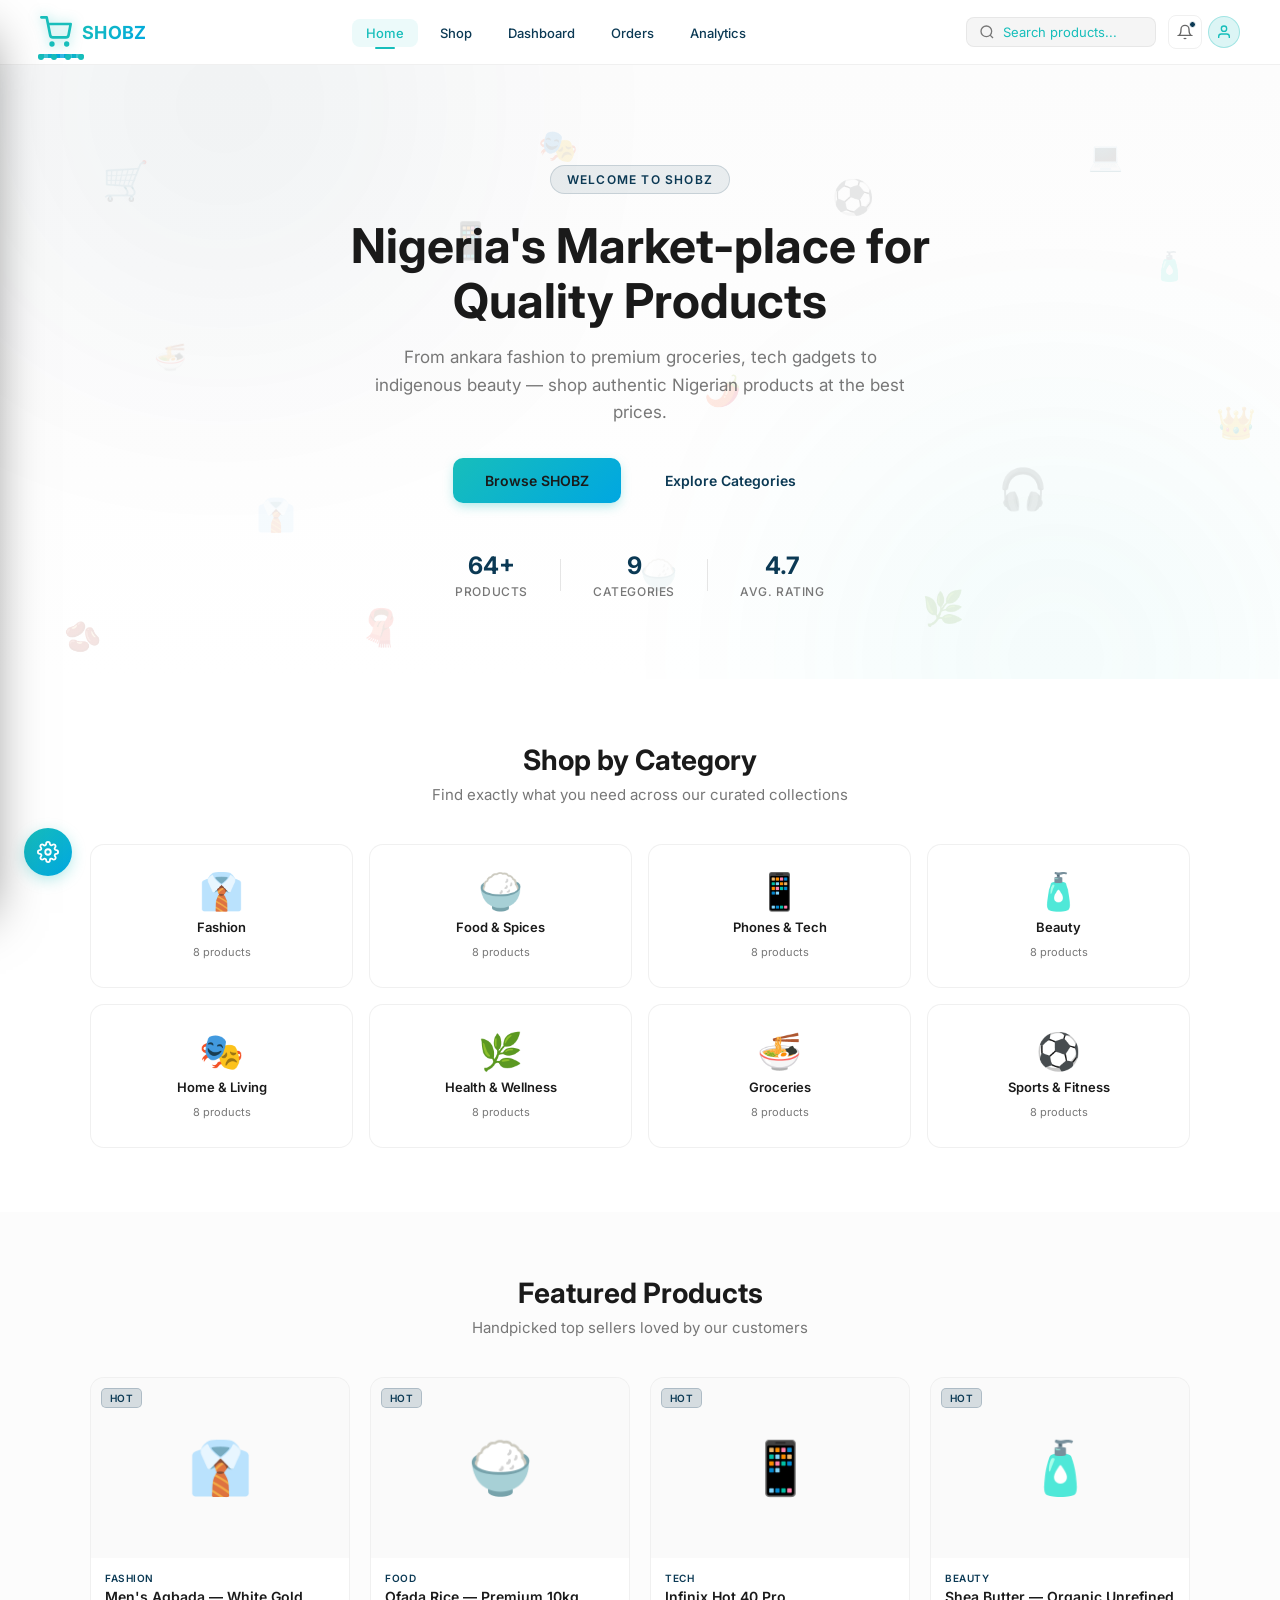
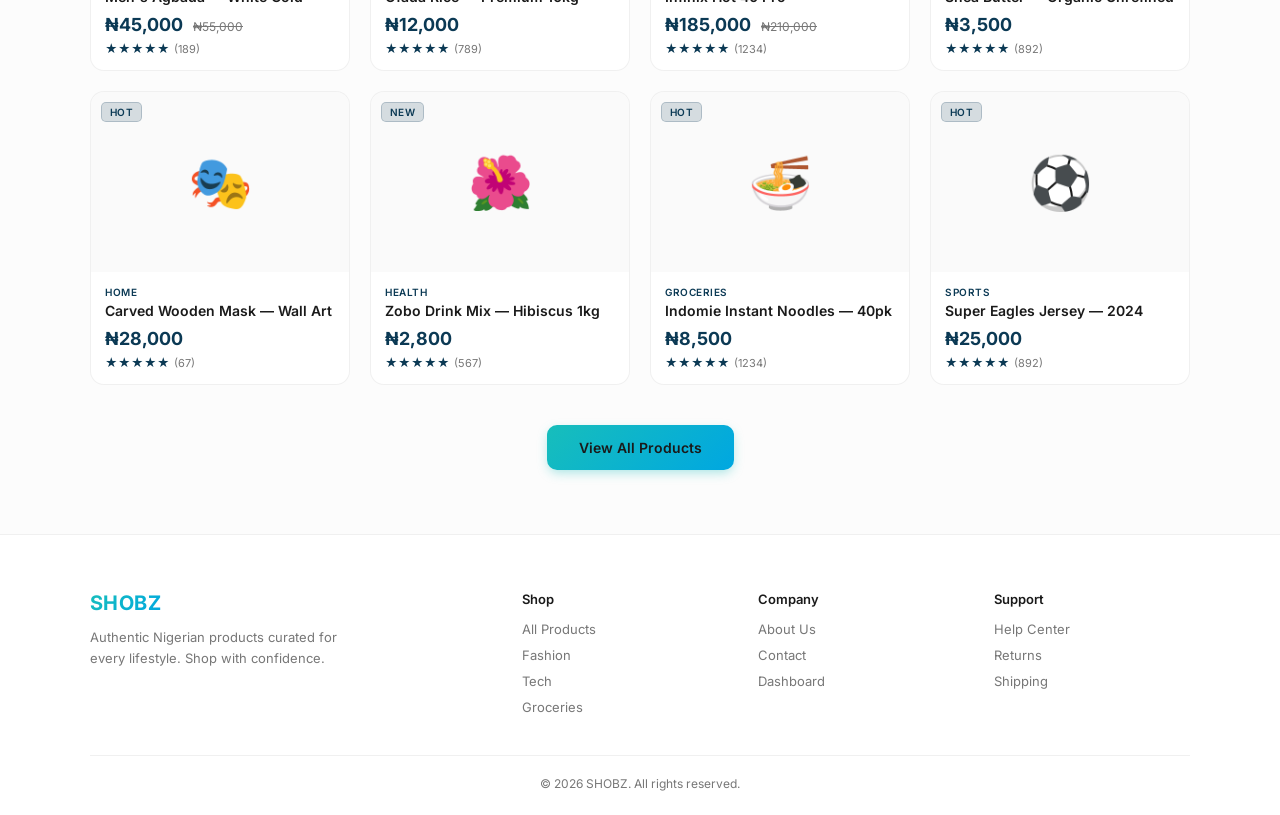
<file: index.html>
<!DOCTYPE html>
<html lang="en">
<head>
    <meta charset="UTF-8">
    <meta name="viewport" content="width=device-width, initial-scale=1.0">
    <title>✨SHOBZ — Shop Quality Products</title>
    <link href="https://fonts.googleapis.com/css2?family=Inter:wght@300;400;500;600;700&display=swap" rel="stylesheet">
    <link rel="stylesheet" href="style.css">
    <link rel="stylesheet" href="home.css">
    <link rel="stylesheet" href="customize.css">
</head>
<body>

    <!-- ============ NAVBAR ============ -->
    <nav class="navbar">
        <div class="nav-container">
            <a href="index.html" class="logo-container">
                <div class="conveyor-belt">
                    <div class="belt-track"></div>
                    <div class="belt-rollers">
                        <div class="roller"></div>
                        <div class="roller"></div>
                        <div class="roller"></div>
                        <div class="roller"></div>
                    </div>
                </div>
                <div class="cart-icon">
                    <svg viewBox="0 0 24 24" fill="none" stroke="currentColor" stroke-width="2" stroke-linecap="round" stroke-linejoin="round">
                        <circle cx="9" cy="21" r="1"></circle>
                        <circle cx="20" cy="21" r="1"></circle>
                        <path d="m1 1 4 0 2.68 13.39a2 2 0 0 0 2 1.61h9.72a2 2 0 0 0 2-1.61L23 6H6"></path>
                    </svg>
                </div>
                <span class="brand-name">SHOBZ</span>
            </a>

            <ul class="nav-links">
                <li><a href="index.html" class="nav-link active">Home</a></li>
                <li><a href="products.html" class="nav-link">Shop</a></li>
                <li><a href="dashboard.html" class="nav-link">Dashboard</a></li>
                <li><a href="orders.html" class="nav-link">Orders</a></li>
                <li><a href="analytics.html" class="nav-link">Analytics</a></li>
            </ul>

            <div class="nav-right">
                <div class="nav-search">
                    <svg viewBox="0 0 24 24" fill="none" stroke="currentColor" stroke-width="2">
                        <circle cx="11" cy="11" r="8"></circle>
                        <line x1="21" y1="21" x2="16.65" y2="16.65"></line>
                    </svg>
                    <input type="text" placeholder="Search products..." id="homeSearchInput">
                </div>
                <div class="nav-icons">
                    <button class="nav-icon-btn" id="notifBtn">
                        <svg viewBox="0 0 24 24" fill="none" stroke="currentColor" stroke-width="2">
                            <path d="M18 8A6 6 0 0 0 6 8c0 7-3 9-3 9h18s-3-2-3-9"></path>
                            <path d="M13.73 21a2 2 0 0 1-3.46 0"></path>
                        </svg>
                        <span class="notif-dot"></span>
                    </button>
                    <div class="user-avatar">
                        <svg viewBox="0 0 24 24" fill="none" stroke="currentColor" stroke-width="2">
                            <path d="M20 21v-2a4 4 0 0 0-4-4H8a4 4 0 0 0-4 4v2"></path>
                            <circle cx="12" cy="7" r="4"></circle>
                        </svg>
                    </div>
                </div>
                <button class="hamburger" id="hamburger">
                    <span></span>
                    <span></span>
                    <span></span>
                </button>
            </div>
        </div>
    </nav>

    <!-- ============ HERO SECTION ============ -->
    <section class="home-hero">
        <div class="home-hero-glow home-glow-left"></div>
        <div class="home-hero-glow home-glow-right"></div>
        <div class="home-emoji-bg">
            <span class="emoji-float" style="--x:8%;--y:15%;--dur:6s;--delay:0s;--size:38px;">🛒</span>
            <span class="emoji-float" style="--x:20%;--y:70%;--dur:7s;--delay:1s;--size:32px;">👔</span>
            <span class="emoji-float" style="--x:35%;--y:25%;--dur:5.5s;--delay:0.5s;--size:36px;">📱</span>
            <span class="emoji-float" style="--x:50%;--y:80%;--dur:8s;--delay:2s;--size:30px;">🍚</span>
            <span class="emoji-float" style="--x:65%;--y:18%;--dur:6.5s;--delay:1.5s;--size:34px;">⚽</span>
            <span class="emoji-float" style="--x:78%;--y:65%;--dur:7.5s;--delay:0.8s;--size:40px;">🎧</span>
            <span class="emoji-float" style="--x:90%;--y:30%;--dur:5s;--delay:2.5s;--size:28px;">🧴</span>
            <span class="emoji-float" style="--x:12%;--y:45%;--dur:9s;--delay:3s;--size:26px;">🍜</span>
            <span class="emoji-float" style="--x:42%;--y:10%;--dur:7s;--delay:1.2s;--size:32px;">🎭</span>
            <span class="emoji-float" style="--x:55%;--y:50%;--dur:6s;--delay:0.3s;--size:30px;">🌶️</span>
            <span class="emoji-float" style="--x:72%;--y:85%;--dur:8s;--delay:2.2s;--size:34px;">🌿</span>
            <span class="emoji-float" style="--x:85%;--y:12%;--dur:5.5s;--delay:1.8s;--size:28px;">💻</span>
            <span class="emoji-float" style="--x:28%;--y:88%;--dur:7s;--delay:0.6s;--size:36px;">🧣</span>
            <span class="emoji-float" style="--x:95%;--y:55%;--dur:6.5s;--delay:3.5s;--size:32px;">👑</span>
            <span class="emoji-float" style="--x:5%;--y:90%;--dur:8s;--delay:1s;--size:30px;">🫘</span>
        </div>
        <div class="home-hero-content">
            <p class="home-hero-tag">Welcome to SHOBZ</p>
            <h1 class="home-hero-title">Nigeria's Market-place for Quality Products</h1>
            <p class="home-hero-subtitle">From ankara fashion to premium groceries, tech gadgets to indigenous beauty — shop authentic Nigerian products at the best prices.</p>
            <div class="home-hero-actions">
                <a href="products.html" class="action-btn btn-primary home-cta" title="Go into our large  collection of items">Browse SHOBZ</a>
                <a href="#categories" class="action-btn btn-outline home-cta-outline">Explore Categories</a>
            </div>
            <div class="home-hero-stats">
                <div class="home-stat">
                    <span class="home-stat-num">64+</span>
                    <span class="home-stat-label">Products</span>
                </div>
                <div class="home-stat-divider"></div>
                <div class="home-stat">
                    <span class="home-stat-num">9</span>
                    <span class="home-stat-label">Categories</span>
                </div>
                <div class="home-stat-divider"></div>
                <div class="home-stat">
                    <span class="home-stat-num">4.7</span>
                    <span class="home-stat-label">Avg. Rating</span>
                </div>
            </div>
        </div>
    </section>

    <!-- ============ CATEGORIES SECTION ============ -->
    <section class="home-section" id="categories">
        <div class="home-container">
            <div class="home-section-header">
                <h2 class="home-section-title">Shop by Category</h2>
                <p class="home-section-subtitle">Find exactly what you need across our curated collections</p>
            </div>
            <div class="home-categories-grid">
                <a href="products.html?category=fashion" class="home-category-card">
                    <span class="home-category-emoji">👔</span>
                    <h3 class="home-category-name">Fashion</h3>
                    <p class="home-category-count">8 products</p>
                </a>
                <a href="products.html?category=food" class="home-category-card">
                    <span class="home-category-emoji">🍚</span>
                    <h3 class="home-category-name">Food & Spices</h3>
                    <p class="home-category-count">8 products</p>
                </a>
                <a href="products.html?category=tech" class="home-category-card">
                    <span class="home-category-emoji">📱</span>
                    <h3 class="home-category-name">Phones & Tech</h3>
                    <p class="home-category-count">8 products</p>
                </a>
                <a href="products.html?category=beauty" class="home-category-card">
                    <span class="home-category-emoji">🧴</span>
                    <h3 class="home-category-name">Beauty</h3>
                    <p class="home-category-count">8 products</p>
                </a>
                <a href="products.html?category=home" class="home-category-card">
                    <span class="home-category-emoji">🎭</span>
                    <h3 class="home-category-name">Home & Living</h3>
                    <p class="home-category-count">8 products</p>
                </a>
                <a href="products.html?category=health" class="home-category-card">
                    <span class="home-category-emoji">🌿</span>
                    <h3 class="home-category-name">Health & Wellness</h3>
                    <p class="home-category-count">8 products</p>
                </a>
                <a href="products.html?category=groceries" class="home-category-card">
                    <span class="home-category-emoji">🍜</span>
                    <h3 class="home-category-name">Groceries</h3>
                    <p class="home-category-count">8 products</p>
                </a>
                <a href="products.html?category=sports" class="home-category-card">
                    <span class="home-category-emoji">⚽</span>
                    <h3 class="home-category-name">Sports & Fitness</h3>
                    <p class="home-category-count">8 products</p>
                </a>
            </div>
        </div>
    </section>

    <!-- ============ FEATURED PRODUCTS SECTION ============ -->
    <section class="home-section home-section-alt" id="featured">
        <div class="home-container">
            <div class="home-section-header">
                <h2 class="home-section-title">Featured Products</h2>
                <p class="home-section-subtitle">Handpicked top sellers loved by our customers</p>
            </div>
            <div class="home-featured-grid" id="featuredGrid">
                <!-- Injected by JS -->
            </div>
            <div class="home-featured-cta">
                <a href="products.html" class="action-btn btn-primary">View All Products</a>
            </div>
        </div>
    </section>

    <!-- ============ FOOTER ============ -->
    <footer class="home-footer">
        <div class="home-container">
            <div class="home-footer-grid">
                <div class="home-footer-brand">
                    <span class="brand-name">SHOBZ</span>
                    <p class="home-footer-desc">Authentic Nigerian products curated for every lifestyle. Shop with confidence.</p>
                </div>
                <div class="home-footer-links">
                    <h4>Shop</h4>
                    <a href="products.html">All Products</a>
                    <a href="products.html?category=fashion">Fashion</a>
                    <a href="products.html?category=tech">Tech</a>
                    <a href="products.html?category=groceries">Groceries</a>
                </div>
                <div class="home-footer-links">
                    <h4>Company</h4>
                    <a href="#">About Us</a>
                    <a href="#">Contact</a>
                    <a href="dashboard.html">Dashboard</a>
                </div>
                <div class="home-footer-links">
                    <h4>Support</h4>
                    <a href="#">Help Center</a>
                    <a href="#">Returns</a>
                    <a href="#">Shipping</a>
                </div>
            </div>
            <div class="home-footer-bottom">
                <p>&copy; 2026 SHOBZ. All rights reserved.</p>
            </div>
        </div>
    </footer>

    <script src="home.js"></script>
    <script src="customize.js"></script>
    <!-- ============ CUSTOMIZE PANEL ============ -->
    <button class="customize-fab" id="customizeFab">
        <svg viewBox="0 0 24 24" fill="none" stroke="currentColor" stroke-width="2" stroke-linecap="round" stroke-linejoin="round"><circle cx="12" cy="12" r="3"></circle><path d="M19.4 15a1.65 1.65 0 0 0 .33 1.82l.06.06a2 2 0 0 1 0 2.83 2 2 0 0 1-2.83 0l-.06-.06a1.65 1.65 0 0 0-1.82-.33 1.65 1.65 0 0 0-1 1.51V21a2 2 0 0 1-2 2 2 2 0 0 1-2-2v-.09A1.65 1.65 0 0 0 9 19.4a1.65 1.65 0 0 0-1.82.33l-.06.06a2 2 0 0 1-2.83 0 2 2 0 0 1 0-2.83l.06-.06A1.65 1.65 0 0 0 4.68 15a1.65 1.65 0 0 0-1.51-1H3a2 2 0 0 1-2-2 2 2 0 0 1 2-2h.09A1.65 1.65 0 0 0 4.6 9a1.65 1.65 0 0 0-.33-1.82l-.06-.06a2 2 0 0 1 0-2.83 2 2 0 0 1 2.83 0l.06.06A1.65 1.65 0 0 0 9 4.68a1.65 1.65 0 0 0 1-1.51V3a2 2 0 0 1 2-2 2 2 0 0 1 2 2v.09a1.65 1.65 0 0 0 1 1.51 1.65 1.65 0 0 0 1.82-.33l.06-.06a2 2 0 0 1 2.83 0 2 2 0 0 1 0 2.83l-.06.06A1.65 1.65 0 0 0 19.4 9a1.65 1.65 0 0 0 1.51 1H21a2 2 0 0 1 2 2 2 2 0 0 1-2 2h-.09a1.65 1.65 0 0 0-1.51 1z"></path></svg>
    </button>
    <div class="customize-overlay" id="customizeOverlay"></div>
    <div class="customize-panel" id="customizePanel">
        <div class="customize-panel-header">
            <h3>Customize</h3>
            <button class="customize-close" id="customizeClose"><svg viewBox="0 0 24 24" fill="none" stroke="currentColor" stroke-width="2"><line x1="18" y1="6" x2="6" y2="18"></line><line x1="6" y1="6" x2="18" y2="18"></line></svg></button>
        </div>
        <div class="customize-panel-body">
            <div>
                <p class="customize-section-label">Appearance</p>
                <div class="customize-theme-toggle">
                    <button class="customize-theme-btn active" data-theme="light"><svg viewBox="0 0 24 24" fill="none" stroke="currentColor" stroke-width="2"><circle cx="12" cy="12" r="5"></circle><line x1="12" y1="1" x2="12" y2="3"></line><line x1="12" y1="21" x2="12" y2="23"></line><line x1="4.22" y1="4.22" x2="5.64" y2="5.64"></line><line x1="18.36" y1="18.36" x2="19.78" y2="19.78"></line><line x1="1" y1="12" x2="3" y2="12"></line><line x1="21" y1="12" x2="23" y2="12"></line><line x1="4.22" y1="19.78" x2="5.64" y2="18.36"></line><line x1="18.36" y1="5.64" x2="19.78" y2="4.22"></line></svg><span>Light</span></button>
                    <button class="customize-theme-btn" data-theme="dark"><svg viewBox="0 0 24 24" fill="none" stroke="currentColor" stroke-width="2"><path d="M21 12.79A9 9 0 1 1 11.21 3 7 7 0 0 0 21 12.79z"></path></svg><span>Dark</span></button>
                </div>
            </div>
            <div>
                <p class="customize-section-label">Accent Color</p>
                <div class="customize-swatches">
                    <button class="customize-swatch active" data-accent="teal" style="background:#0B3954;" title="Teal"></button>
                    <button class="customize-swatch" data-accent="ocean" style="background:#0077B6;" title="Ocean"></button>
                    <button class="customize-swatch" data-accent="emerald" style="background:#2D6A4F;" title="Emerald"></button>
                    <button class="customize-swatch" data-accent="violet" style="background:#5A189A;" title="Violet"></button>
                    <button class="customize-swatch" data-accent="rose" style="background:#9B2226;" title="Rose"></button>
                    <button class="customize-swatch" data-accent="amber" style="background:#BC6C25;" title="Amber"></button>
                    <button class="customize-swatch" data-accent="slate" style="background:#495057;" title="Slate"></button>
                    <button class="customize-swatch" data-accent="brand" style="background:#17BEBB;" title="Brand"></button>
                </div>
            </div>
            <div>
                <p class="customize-section-label">Border Radius</p>
                <div class="customize-radius-options">
                    <button class="customize-radius-btn" data-radius="sharp"><div class="customize-radius-preview" style="border-radius:2px;"></div><span>Sharp</span></button>
                    <button class="customize-radius-btn active" data-radius="rounded"><div class="customize-radius-preview" style="border-radius:8px;"></div><span>Rounded</span></button>
                    <button class="customize-radius-btn" data-radius="pill"><div class="customize-radius-preview" style="border-radius:16px;"></div><span>Pill</span></button>
                </div>
            </div>
            <div>
                <p class="customize-section-label">Font Size</p>
                <div class="customize-fontsize-options">
                    <button class="customize-fontsize-btn" data-fontsize="small"><span>A</span></button>
                    <button class="customize-fontsize-btn active" data-fontsize="default"><span style="font-size:14px;">A</span></button>
                    <button class="customize-fontsize-btn" data-fontsize="large"><span style="font-size:18px;">A</span></button>
                </div>
            </div>

            <div class="customize-divider"></div>

            <div>
                <p class="customize-section-label">General</p>
                <div class="customize-toggle-row">
                    <span class="customize-toggle-label">Compact Mode</span>
                    <label class="customize-switch"><input type="checkbox" data-setting="compactMode"><span class="customize-slider"></span></label>
                </div>
                <div class="customize-toggle-row">
                    <span class="customize-toggle-label">Animations</span>
                    <label class="customize-switch"><input type="checkbox" data-setting="animations" checked><span class="customize-slider"></span></label>
                </div>
                <div class="customize-toggle-row">
                    <span class="customize-toggle-label">Auto-save</span>
                    <label class="customize-switch"><input type="checkbox" data-setting="autoSave" checked><span class="customize-slider"></span></label>
                </div>
            </div>

            <div>
                <p class="customize-section-label">Layout</p>
                <div class="customize-toggle-row">
                    <span class="customize-toggle-label">Show Sidebar</span>
                    <label class="customize-switch"><input type="checkbox" data-setting="showSidebar" checked><span class="customize-slider"></span></label>
                </div>
                <div class="customize-toggle-row">
                    <span class="customize-toggle-label">Grid View</span>
                    <label class="customize-switch"><input type="checkbox" data-setting="gridView"><span class="customize-slider"></span></label>
                </div>
                <div class="customize-toggle-row">
                    <span class="customize-toggle-label">Show Thumbnails</span>
                    <label class="customize-switch"><input type="checkbox" data-setting="showThumbnails" checked><span class="customize-slider"></span></label>
                </div>
            </div>

            <div>
                <p class="customize-section-label">Notifications</p>
                <div class="customize-toggle-row">
                    <span class="customize-toggle-label">Enable Notifications</span>
                    <label class="customize-switch"><input type="checkbox" data-setting="enableNotifications" checked><span class="customize-slider"></span></label>
                </div>
                <div class="customize-toggle-row">
                    <span class="customize-toggle-label">Sound Effects</span>
                    <label class="customize-switch"><input type="checkbox" data-setting="soundEffects"><span class="customize-slider"></span></label>
                </div>
            </div>

            <button class="customize-reset" id="customizeReset">Reset to Defaults</button>
        </div>
    </div>
</body>
</html>
</file>
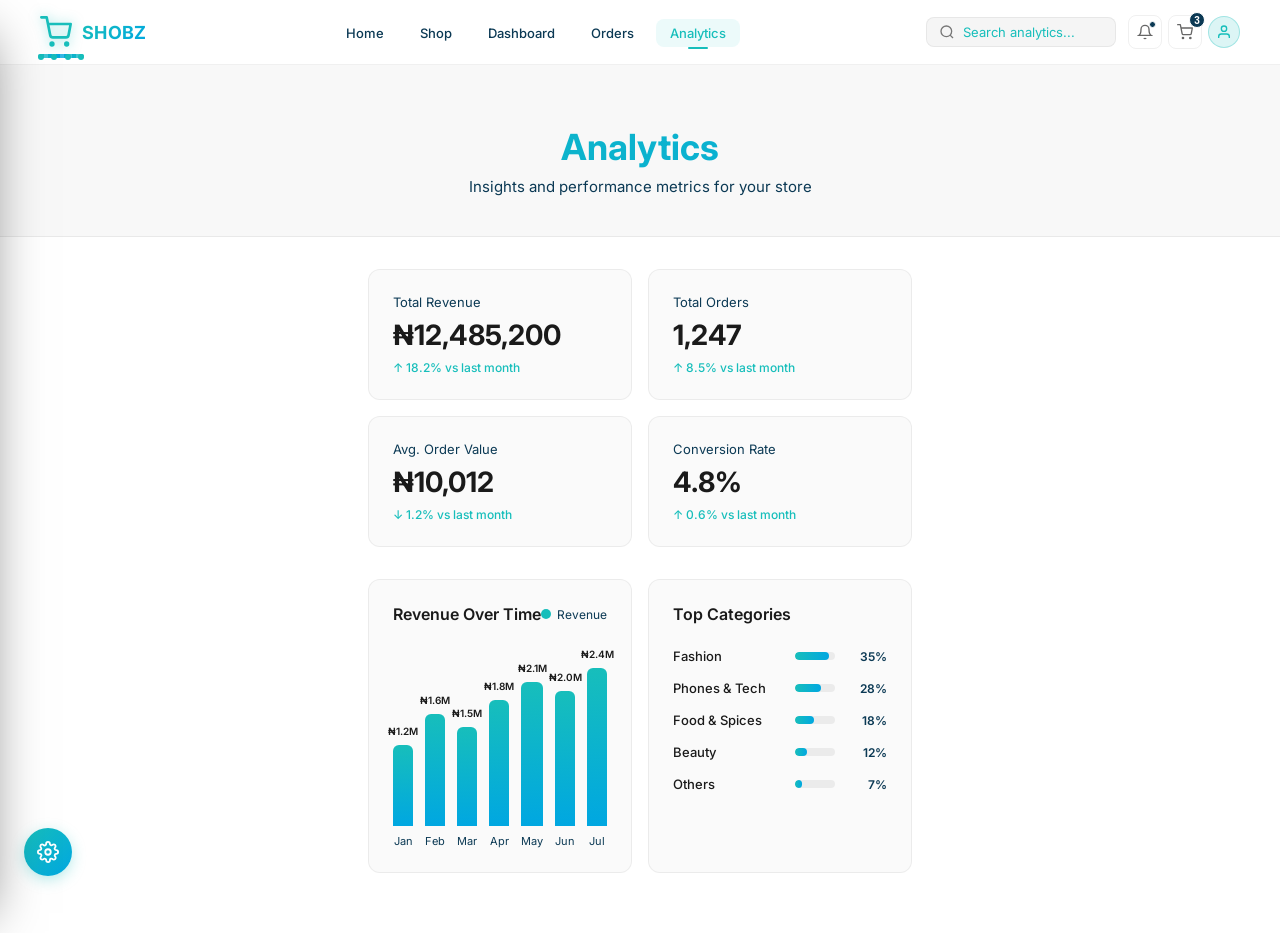
<file: analytics.html>
<!DOCTYPE html>
<html lang="en">
<head>
    <meta charset="UTF-8">
    <meta name="viewport" content="width=device-width, initial-scale=1.0">
    <title>✨Analytics — SHOBZ</title>
    <link href="https://fonts.googleapis.com/css2?family=Inter:wght@300;400;500;600;700&display=swap" rel="stylesheet">
    <link rel="stylesheet" href="style.css">
    <link rel="stylesheet" href="analytics.css">
    <link rel="stylesheet" href="customize.css">
</head>
<body>

    <!-- ============ NAVBAR ============ -->
    <nav class="navbar">
        <div class="nav-container">
            <a href="index.html" class="logo-container">
                <div class="conveyor-belt">
                    <div class="belt-track"></div>
                    <div class="belt-rollers">
                        <div class="roller"></div>
                        <div class="roller"></div>
                        <div class="roller"></div>
                        <div class="roller"></div>
                    </div>
                </div>
                <div class="cart-icon">
                    <svg viewBox="0 0 24 24" fill="none" stroke="currentColor" stroke-width="2" stroke-linecap="round" stroke-linejoin="round">
                        <circle cx="9" cy="21" r="1"></circle>
                        <circle cx="20" cy="21" r="1"></circle>
                        <path d="m1 1 4 0 2.68 13.39a2 2 0 0 0 2 1.61h9.72a2 2 0 0 0 2-1.61L23 6H6"></path>
                    </svg>
                </div>
                <span class="brand-name">SHOBZ</span>
            </a>

            <ul class="nav-links">
                <li><a href="index.html" class="nav-link">Home</a></li>
                <li><a href="products.html" class="nav-link">Shop</a></li>
                <li><a href="dashboard.html" class="nav-link">Dashboard</a></li>
                <li><a href="orders.html" class="nav-link">Orders</a></li>
                <li><a href="analytics.html" class="nav-link active">Analytics</a></li>
            </ul>

            <div class="nav-right">
                <div class="nav-search">
                    <svg viewBox="0 0 24 24" fill="none" stroke="currentColor" stroke-width="2">
                        <circle cx="11" cy="11" r="8"></circle>
                        <line x1="21" y1="21" x2="16.65" y2="16.65"></line>
                    </svg>
                    <input type="text" placeholder="Search analytics...">
                </div>
                <div class="nav-icons">
                    <button class="nav-icon-btn" id="notifBtn">
                        <svg viewBox="0 0 24 24" fill="none" stroke="currentColor" stroke-width="2">
                            <path d="M18 8A6 6 0 0 0 6 8c0 7-3 9-3 9h18s-3-2-3-9"></path>
                            <path d="M13.73 21a2 2 0 0 1-3.46 0"></path>
                        </svg>
                        <span class="notif-dot"></span>
                    </button>
                    <button class="nav-icon-btn cart-nav-btn">
                        <svg viewBox="0 0 24 24" fill="none" stroke="currentColor" stroke-width="2" stroke-linecap="round" stroke-linejoin="round">
                            <circle cx="9" cy="21" r="1"></circle>
                            <circle cx="20" cy="21" r="1"></circle>
                            <path d="m1 1 4 0 2.68 13.39a2 2 0 0 0 2 1.61h9.72a2 2 0 0 0 2-1.61L23 6H6"></path>
                        </svg>
                        <span class="cart-count">3</span>
                    </button>
                    <div class="user-avatar">
                        <svg viewBox="0 0 24 24" fill="none" stroke="currentColor" stroke-width="2">
                            <path d="M20 21v-2a4 4 0 0 0-4-4H8a4 4 0 0 0-4 4v2"></path>
                            <circle cx="12" cy="7" r="4"></circle>
                        </svg>
                    </div>
                </div>
                <button class="hamburger" id="hamburger">
                    <span></span>
                    <span></span>
                    <span></span>
                </button>
            </div>
        </div>
    </nav>

    <!-- ============ ANALYTICS PAGE ============ -->
    <section class="analytics-hero">
        <div class="analytics-hero-glow glow-hero-left"></div>
        <div class="analytics-hero-glow glow-hero-right"></div>
        <div class="analytics-hero-content">
            <h1 class="analytics-hero-title">Analytics</h1>
            <p class="analytics-hero-subtitle">Insights and performance metrics for your store</p>
        </div>
    </section>

    <main class="analytics-container">
        <div class="analytics-grid">
            <div class="analytics-card">
                <p class="analytics-card-label">Total Revenue</p>
                <p class="analytics-card-value">&#8358;12,485,200</p>
                <span class="trend-up">&#8593; 18.2% vs last month</span>
            </div>
            <div class="analytics-card">
                <p class="analytics-card-label">Total Orders</p>
                <p class="analytics-card-value">1,247</p>
                <span class="trend-up">&#8593; 8.5% vs last month</span>
            </div>
            <div class="analytics-card">
                <p class="analytics-card-label">Avg. Order Value</p>
                <p class="analytics-card-value">&#8358;10,012</p>
                <span class="trend-down">&#8595; 1.2% vs last month</span>
            </div>
            <div class="analytics-card">
                <p class="analytics-card-label">Conversion Rate</p>
                <p class="analytics-card-value">4.8%</p>
                <span class="trend-up">&#8593; 0.6% vs last month</span>
            </div>
        </div>

        <div class="analytics-chart-section">
            <div class="analytics-chart-card">
                <div class="analytics-chart-header">
                    <h3>Revenue Over Time</h3>
                    <div class="analytics-chart-legend">
                        <span class="legend-dot" style="background:#17BEBB;"></span> Revenue
                    </div>
                </div>
                <div class="analytics-chart-body" id="revenueChart">
                    <div class="chart-bar-group">
                        <div class="chart-bar" style="height:45%;"><span class="chart-bar-label">&#8358;1.2M</span></div>
                        <span class="chart-month">Jan</span>
                    </div>
                    <div class="chart-bar-group">
                        <div class="chart-bar" style="height:62%;"><span class="chart-bar-label">&#8358;1.6M</span></div>
                        <span class="chart-month">Feb</span>
                    </div>
                    <div class="chart-bar-group">
                        <div class="chart-bar" style="height:55%;"><span class="chart-bar-label">&#8358;1.5M</span></div>
                        <span class="chart-month">Mar</span>
                    </div>
                    <div class="chart-bar-group">
                        <div class="chart-bar" style="height:70%;"><span class="chart-bar-label">&#8358;1.8M</span></div>
                        <span class="chart-month">Apr</span>
                    </div>
                    <div class="chart-bar-group">
                        <div class="chart-bar" style="height:80%;"><span class="chart-bar-label">&#8358;2.1M</span></div>
                        <span class="chart-month">May</span>
                    </div>
                    <div class="chart-bar-group">
                        <div class="chart-bar" style="height:75%;"><span class="chart-bar-label">&#8358;2.0M</span></div>
                        <span class="chart-month">Jun</span>
                    </div>
                    <div class="chart-bar-group">
                        <div class="chart-bar" style="height:92%;"><span class="chart-bar-label">&#8358;2.4M</span></div>
                        <span class="chart-month">Jul</span>
                    </div>
                </div>
            </div>

            <div class="analytics-chart-card">
                <div class="analytics-chart-header">
                    <h3>Top Categories</h3>
                </div>
                <div class="analytics-categories">
                    <div class="category-stat">
                        <span class="category-name">Fashion</span>
                        <div class="category-bar-bg"><div class="category-bar-fill" style="width:85%;"></div></div>
                        <span class="category-pct">35%</span>
                    </div>
                    <div class="category-stat">
                        <span class="category-name">Phones & Tech</span>
                        <div class="category-bar-bg"><div class="category-bar-fill" style="width:65%;"></div></div>
                        <span class="category-pct">28%</span>
                    </div>
                    <div class="category-stat">
                        <span class="category-name">Food & Spices</span>
                        <div class="category-bar-bg"><div class="category-bar-fill" style="width:48%;"></div></div>
                        <span class="category-pct">18%</span>
                    </div>
                    <div class="category-stat">
                        <span class="category-name">Beauty</span>
                        <div class="category-bar-bg"><div class="category-bar-fill" style="width:30%;"></div></div>
                        <span class="category-pct">12%</span>
                    </div>
                    <div class="category-stat">
                        <span class="category-name">Others</span>
                        <div class="category-bar-bg"><div class="category-bar-fill" style="width:17%;"></div></div>
                        <span class="category-pct">7%</span>
                    </div>
                </div>
            </div>
        </div>
    </main>

    <script src="script.js"></script>
    <script src="customize.js"></script>
    <!-- ============ CUSTOMIZE PANEL ============ -->
    <button class="customize-fab" id="customizeFab">
        <svg viewBox="0 0 24 24" fill="none" stroke="currentColor" stroke-width="2" stroke-linecap="round" stroke-linejoin="round"><circle cx="12" cy="12" r="3"></circle><path d="M19.4 15a1.65 1.65 0 0 0 .33 1.82l.06.06a2 2 0 0 1 0 2.83 2 2 0 0 1-2.83 0l-.06-.06a1.65 1.65 0 0 0-1.82-.33 1.65 1.65 0 0 0-1 1.51V21a2 2 0 0 1-2 2 2 2 0 0 1-2-2v-.09A1.65 1.65 0 0 0 9 19.4a1.65 1.65 0 0 0-1.82.33l-.06.06a2 2 0 0 1-2.83 0 2 2 0 0 1 0-2.83l.06-.06A1.65 1.65 0 0 0 4.68 15a1.65 1.65 0 0 0-1.51-1H3a2 2 0 0 1-2-2 2 2 0 0 1 2-2h.09A1.65 1.65 0 0 0 4.6 9a1.65 1.65 0 0 0-.33-1.82l-.06-.06a2 2 0 0 1 0-2.83 2 2 0 0 1 2.83 0l.06.06A1.65 1.65 0 0 0 9 4.68a1.65 1.65 0 0 0 1-1.51V3a2 2 0 0 1 2-2 2 2 0 0 1 2 2v.09a1.65 1.65 0 0 0 1 1.51 1.65 1.65 0 0 0 1.82-.33l.06-.06a2 2 0 0 1 2.83 0 2 2 0 0 1 0 2.83l-.06.06A1.65 1.65 0 0 0 19.4 9a1.65 1.65 0 0 0 1.51 1H21a2 2 0 0 1 2 2 2 2 0 0 1-2 2h-.09a1.65 1.65 0 0 0-1.51 1z"></path></svg>
    </button>
    <div class="customize-overlay" id="customizeOverlay"></div>
    <div class="customize-panel" id="customizePanel">
        <div class="customize-panel-header">
            <h3>Customize</h3>
            <button class="customize-close" id="customizeClose"><svg viewBox="0 0 24 24" fill="none" stroke="currentColor" stroke-width="2"><line x1="18" y1="6" x2="6" y2="18"></line><line x1="6" y1="6" x2="18" y2="18"></line></svg></button>
        </div>
        <div class="customize-panel-body">
            <div>
                <p class="customize-section-label">Appearance</p>
                <div class="customize-theme-toggle">
                    <button class="customize-theme-btn active" data-theme="light"><svg viewBox="0 0 24 24" fill="none" stroke="currentColor" stroke-width="2"><circle cx="12" cy="12" r="5"></circle><line x1="12" y1="1" x2="12" y2="3"></line><line x1="12" y1="21" x2="12" y2="23"></line><line x1="4.22" y1="4.22" x2="5.64" y2="5.64"></line><line x1="18.36" y1="18.36" x2="19.78" y2="19.78"></line><line x1="1" y1="12" x2="3" y2="12"></line><line x1="21" y1="12" x2="23" y2="12"></line><line x1="4.22" y1="19.78" x2="5.64" y2="18.36"></line><line x1="18.36" y1="5.64" x2="19.78" y2="4.22"></line></svg><span>Light</span></button>
                    <button class="customize-theme-btn" data-theme="dark"><svg viewBox="0 0 24 24" fill="none" stroke="currentColor" stroke-width="2"><path d="M21 12.79A9 9 0 1 1 11.21 3 7 7 0 0 0 21 12.79z"></path></svg><span>Dark</span></button>
                </div>
            </div>
            <div>
                <p class="customize-section-label">Accent Color</p>
                <div class="customize-swatches">
                    <button class="customize-swatch active" data-accent="teal" style="background:#0B3954;" title="Teal"></button>
                    <button class="customize-swatch" data-accent="ocean" style="background:#0077B6;" title="Ocean"></button>
                    <button class="customize-swatch" data-accent="emerald" style="background:#2D6A4F;" title="Emerald"></button>
                    <button class="customize-swatch" data-accent="violet" style="background:#5A189A;" title="Violet"></button>
                    <button class="customize-swatch" data-accent="rose" style="background:#9B2226;" title="Rose"></button>
                    <button class="customize-swatch" data-accent="amber" style="background:#BC6C25;" title="Amber"></button>
                    <button class="customize-swatch" data-accent="slate" style="background:#495057;" title="Slate"></button>
                    <button class="customize-swatch" data-accent="brand" style="background:#17BEBB;" title="Brand"></button>
                </div>
            </div>
            <div>
                <p class="customize-section-label">Border Radius</p>
                <div class="customize-radius-options">
                    <button class="customize-radius-btn" data-radius="sharp"><div class="customize-radius-preview" style="border-radius:2px;"></div><span>Sharp</span></button>
                    <button class="customize-radius-btn active" data-radius="rounded"><div class="customize-radius-preview" style="border-radius:8px;"></div><span>Rounded</span></button>
                    <button class="customize-radius-btn" data-radius="pill"><div class="customize-radius-preview" style="border-radius:16px;"></div><span>Pill</span></button>
                </div>
            </div>
            <div>
                <p class="customize-section-label">Font Size</p>
                <div class="customize-fontsize-options">
                    <button class="customize-fontsize-btn" data-fontsize="small"><span>A</span></button>
                    <button class="customize-fontsize-btn active" data-fontsize="default"><span style="font-size:14px;">A</span></button>
                    <button class="customize-fontsize-btn" data-fontsize="large"><span style="font-size:18px;">A</span></button>
                </div>
            </div>

            <div class="customize-divider"></div>

            <div>
                <p class="customize-section-label">General</p>
                <div class="customize-toggle-row">
                    <span class="customize-toggle-label">Compact Mode</span>
                    <label class="customize-switch"><input type="checkbox" data-setting="compactMode"><span class="customize-slider"></span></label>
                </div>
                <div class="customize-toggle-row">
                    <span class="customize-toggle-label">Animations</span>
                    <label class="customize-switch"><input type="checkbox" data-setting="animations" checked><span class="customize-slider"></span></label>
                </div>
                <div class="customize-toggle-row">
                    <span class="customize-toggle-label">Auto-save</span>
                    <label class="customize-switch"><input type="checkbox" data-setting="autoSave" checked><span class="customize-slider"></span></label>
                </div>
            </div>

            <div>
                <p class="customize-section-label">Layout</p>
                <div class="customize-toggle-row">
                    <span class="customize-toggle-label">Show Sidebar</span>
                    <label class="customize-switch"><input type="checkbox" data-setting="showSidebar" checked><span class="customize-slider"></span></label>
                </div>
                <div class="customize-toggle-row">
                    <span class="customize-toggle-label">Grid View</span>
                    <label class="customize-switch"><input type="checkbox" data-setting="gridView"><span class="customize-slider"></span></label>
                </div>
                <div class="customize-toggle-row">
                    <span class="customize-toggle-label">Show Thumbnails</span>
                    <label class="customize-switch"><input type="checkbox" data-setting="showThumbnails" checked><span class="customize-slider"></span></label>
                </div>
            </div>

            <div>
                <p class="customize-section-label">Notifications</p>
                <div class="customize-toggle-row">
                    <span class="customize-toggle-label">Enable Notifications</span>
                    <label class="customize-switch"><input type="checkbox" data-setting="enableNotifications" checked><span class="customize-slider"></span></label>
                </div>
                <div class="customize-toggle-row">
                    <span class="customize-toggle-label">Sound Effects</span>
                    <label class="customize-switch"><input type="checkbox" data-setting="soundEffects"><span class="customize-slider"></span></label>
                </div>
            </div>

            <button class="customize-reset" id="customizeReset">Reset to Defaults</button>
        </div>
    </div>
</body>
</html>
</file>
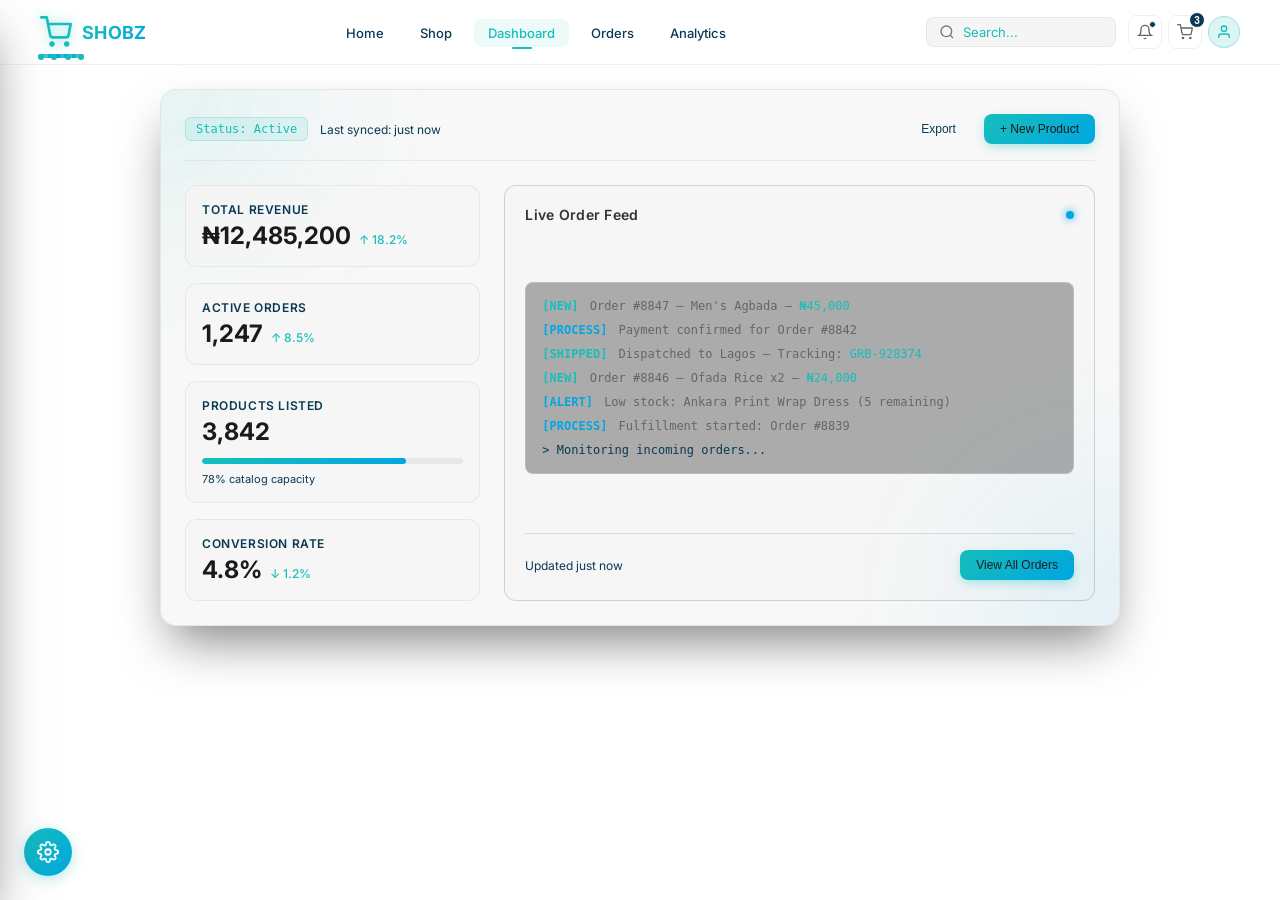
<file: dashboard.html>
<!DOCTYPE html>
<html lang="en">
<head>
    <meta charset="UTF-8">
    <meta name="viewport" content="width=device-width, initial-scale=1.0">
    <title>✨SHOBZ — Manager Dashboard</title>
    <link href="https://fonts.googleapis.com/css2?family=Inter:wght@300;400;500;600;700&display=swap" rel="stylesheet">
    <link rel="stylesheet" href="style.css">
    <link rel="stylesheet" href="customize.css">
</head>
<body>

    <!-- ============ NAVBAR ============ -->
    <nav class="navbar">
        <div class="nav-container">
            <a href="index.html" class="logo-container">
                <div class="conveyor-belt">
                    <div class="belt-track"></div>
                    <div class="belt-rollers">
                        <div class="roller"></div>
                        <div class="roller"></div>
                        <div class="roller"></div>
                        <div class="roller"></div>
                    </div>
                </div>
                <div class="cart-icon">
                    <svg viewBox="0 0 24 24" fill="none" stroke="currentColor" stroke-width="2" stroke-linecap="round" stroke-linejoin="round">
                        <circle cx="9" cy="21" r="1"></circle>
                        <circle cx="20" cy="21" r="1"></circle>
                        <path d="m1 1 4 0 2.68 13.39a2 2 0 0 0 2 1.61h9.72a2 2 0 0 0 2-1.61L23 6H6"></path>
                    </svg>
                </div>
                <span class="brand-name">SHOBZ</span>
            </a>

            <ul class="nav-links">
                <li><a href="index.html" class="nav-link">Home</a></li>
                <li><a href="products.html" class="nav-link">Shop</a></li>
                <li><a href="dashboard.html" class="nav-link active">Dashboard</a></li>
                <li><a href="orders.html" class="nav-link">Orders</a></li>
                <li><a href="analytics.html" class="nav-link">Analytics</a></li>
            </ul>

            <div class="nav-right">
                <div class="nav-search">
                    <svg viewBox="0 0 24 24" fill="none" stroke="currentColor" stroke-width="2">
                        <circle cx="11" cy="11" r="8"></circle>
                        <line x1="21" y1="21" x2="16.65" y2="16.65"></line>
                    </svg>
                    <input type="text" placeholder="Search...">
                </div>
                <div class="nav-icons">
                    <button class="nav-icon-btn" id="notifBtn">
                        <svg viewBox="0 0 24 24" fill="none" stroke="currentColor" stroke-width="2">
                            <path d="M18 8A6 6 0 0 0 6 8c0 7-3 9-3 9h18s-3-2-3-9"></path>
                            <path d="M13.73 21a2 2 0 0 1-3.46 0"></path>
                        </svg>
                        <span class="notif-dot"></span>
                    </button>
                    <button class="nav-icon-btn cart-nav-btn">
                        <svg viewBox="0 0 24 24" fill="none" stroke="currentColor" stroke-width="2" stroke-linecap="round" stroke-linejoin="round">
                            <circle cx="9" cy="21" r="1"></circle>
                            <circle cx="20" cy="21" r="1"></circle>
                            <path d="m1 1 4 0 2.68 13.39a2 2 0 0 0 2 1.61h9.72a2 2 0 0 0 2-1.61L23 6H6"></path>
                        </svg>
                        <span class="cart-count">3</span>
                    </button>
                    <div class="user-avatar">
                        <svg viewBox="0 0 24 24" fill="none" stroke="currentColor" stroke-width="2">
                            <path d="M20 21v-2a4 4 0 0 0-4-4H8a4 4 0 0 0-4 4v2"></path>
                            <circle cx="12" cy="7" r="4"></circle>
                        </svg>
                    </div>
                </div>
                <button class="hamburger" id="hamburger">
                    <span></span>
                    <span></span>
                    <span></span>
                </button>
            </div>
        </div>
    </nav>

    <!-- ============ DASHBOARD PANEL ============ -->
    <div class="glass-panel">
        
        <div class="glow glow-top-left"></div>
        <div class="glow glow-bottom-right"></div>

        <div class="top-bar">
            <div class="top-bar-left">
                <span class="status-badge">Status: Active</span>
                <span class="last-sync">Last synced: <span id="lastSync">just now</span></span>
            </div>
            <div class="top-bar-right">
                <button class="action-btn btn-outline">Export</button>
                <button class="action-btn btn-primary">+ New Product</button>
            </div>
        </div>

        <div class="dashboard-grid">
            
            <div class="left-panel">
                <div class="metric-card">
                    <p class="metric-label">Total Revenue</p>
                    <div class="metric-flex">
                        <p class="metric-value-num">₦12,485,200</p>
                        <span class="trend-up">↑ 18.2%</span>
                    </div>
                </div>
                
                <div class="metric-card">
                    <p class="metric-label">Active Orders</p>
                    <div class="metric-flex">
                        <p class="metric-value-num">1,247</p>
                        <span class="trend-up">↑ 8.5%</span>
                    </div>
                </div>

                <div class="metric-card">
                    <p class="metric-label">Products Listed</p>
                    <p class="metric-value-num">3,842</p>
                    <div class="progress-bar-container">
                        <div class="progress-bar-fill"></div>
                    </div>
                    <p class="metric-subtext">78% catalog capacity</p>
                </div>

                <div class="metric-card">
                    <p class="metric-label">Conversion Rate</p>
                    <div class="metric-flex">
                        <p class="metric-value-num">4.8%</p>
                        <span class="trend-down">↓ 1.2%</span>
                    </div>
                </div>
            </div>

            <div class="right-panel">
                <div class="panel-header">
                    <h3 class="panel-title">Live Order Feed</h3>
                    <span class="pulse-indicator"></span>
                </div>
                
                <div class="log-stream" id="orderFeed">
                    <p><span class="log-tag log-new">[NEW]</span> Order #8847 — Men's Agbada — <span class="text-highlight">₦45,000</span></p>
                    <p><span class="log-tag log-processing">[PROCESS]</span> Payment confirmed for Order #8842</p>
                    <p><span class="log-tag log-shipped">[SHIPPED]</span> Dispatched to Lagos — Tracking: <span class="text-highlight">GRB-928374</span></p>
                    <p><span class="log-tag log-new">[NEW]</span> Order #8846 — Ofada Rice x2 — <span class="text-highlight">₦24,000</span></p>
                    <p><span class="log-tag log-alert">[ALERT]</span> Low stock: Ankara Print Wrap Dress (5 remaining)</p>
                    <p><span class="log-tag log-processing">[PROCESS]</span> Fulfillment started: Order #8839</p>
                    <p class="log-listening">&gt; Monitoring incoming orders...</p>
                </div>

                <div class="panel-footer">
                    <span class="timestamp">Updated <span id="timeAgo">just now</span></span>
                    <button class="action-btn btn-primary">View All Orders</button>
                </div>
            </div>

        </div>
    </div>

    <script src="script.js"></script>
    <script src="customize.js"></script>
    <!-- ============ CUSTOMIZE PANEL ============ -->
    <button class="customize-fab" id="customizeFab">
        <svg viewBox="0 0 24 24" fill="none" stroke="currentColor" stroke-width="2" stroke-linecap="round" stroke-linejoin="round"><circle cx="12" cy="12" r="3"></circle><path d="M19.4 15a1.65 1.65 0 0 0 .33 1.82l.06.06a2 2 0 0 1 0 2.83 2 2 0 0 1-2.83 0l-.06-.06a1.65 1.65 0 0 0-1.82-.33 1.65 1.65 0 0 0-1 1.51V21a2 2 0 0 1-2 2 2 2 0 0 1-2-2v-.09A1.65 1.65 0 0 0 9 19.4a1.65 1.65 0 0 0-1.82.33l-.06.06a2 2 0 0 1-2.83 0 2 2 0 0 1 0-2.83l.06-.06A1.65 1.65 0 0 0 4.68 15a1.65 1.65 0 0 0-1.51-1H3a2 2 0 0 1-2-2 2 2 0 0 1 2-2h.09A1.65 1.65 0 0 0 4.6 9a1.65 1.65 0 0 0-.33-1.82l-.06-.06a2 2 0 0 1 0-2.83 2 2 0 0 1 2.83 0l.06.06A1.65 1.65 0 0 0 9 4.68a1.65 1.65 0 0 0 1-1.51V3a2 2 0 0 1 2-2 2 2 0 0 1 2 2v.09a1.65 1.65 0 0 0 1 1.51 1.65 1.65 0 0 0 1.82-.33l.06-.06a2 2 0 0 1 2.83 0 2 2 0 0 1 0 2.83l-.06.06A1.65 1.65 0 0 0 19.4 9a1.65 1.65 0 0 0 1.51 1H21a2 2 0 0 1 2 2 2 2 0 0 1-2 2h-.09a1.65 1.65 0 0 0-1.51 1z"></path></svg>
    </button>
    <div class="customize-overlay" id="customizeOverlay"></div>
    <div class="customize-panel" id="customizePanel">
        <div class="customize-panel-header">
            <h3>Customize</h3>
            <button class="customize-close" id="customizeClose"><svg viewBox="0 0 24 24" fill="none" stroke="currentColor" stroke-width="2"><line x1="18" y1="6" x2="6" y2="18"></line><line x1="6" y1="6" x2="18" y2="18"></line></svg></button>
        </div>
        <div class="customize-panel-body">
            <div>
                <p class="customize-section-label">Appearance</p>
                <div class="customize-theme-toggle">
                    <button class="customize-theme-btn active" data-theme="light"><svg viewBox="0 0 24 24" fill="none" stroke="currentColor" stroke-width="2"><circle cx="12" cy="12" r="5"></circle><line x1="12" y1="1" x2="12" y2="3"></line><line x1="12" y1="21" x2="12" y2="23"></line><line x1="4.22" y1="4.22" x2="5.64" y2="5.64"></line><line x1="18.36" y1="18.36" x2="19.78" y2="19.78"></line><line x1="1" y1="12" x2="3" y2="12"></line><line x1="21" y1="12" x2="23" y2="12"></line><line x1="4.22" y1="19.78" x2="5.64" y2="18.36"></line><line x1="18.36" y1="5.64" x2="19.78" y2="4.22"></line></svg><span>Light</span></button>
                    <button class="customize-theme-btn" data-theme="dark"><svg viewBox="0 0 24 24" fill="none" stroke="currentColor" stroke-width="2"><path d="M21 12.79A9 9 0 1 1 11.21 3 7 7 0 0 0 21 12.79z"></path></svg><span>Dark</span></button>
                </div>
            </div>
            <div>
                <p class="customize-section-label">Accent Color</p>
                <div class="customize-swatches">
                    <button class="customize-swatch active" data-accent="teal" style="background:#0B3954;" title="Teal"></button>
                    <button class="customize-swatch" data-accent="ocean" style="background:#0077B6;" title="Ocean"></button>
                    <button class="customize-swatch" data-accent="emerald" style="background:#2D6A4F;" title="Emerald"></button>
                    <button class="customize-swatch" data-accent="violet" style="background:#5A189A;" title="Violet"></button>
                    <button class="customize-swatch" data-accent="rose" style="background:#9B2226;" title="Rose"></button>
                    <button class="customize-swatch" data-accent="amber" style="background:#BC6C25;" title="Amber"></button>
                    <button class="customize-swatch" data-accent="slate" style="background:#495057;" title="Slate"></button>
                    <button class="customize-swatch" data-accent="brand" style="background:#17BEBB;" title="Brand"></button>
                </div>
            </div>
            <div>
                <p class="customize-section-label">Border Radius</p>
                <div class="customize-radius-options">
                    <button class="customize-radius-btn" data-radius="sharp"><div class="customize-radius-preview" style="border-radius:2px;"></div><span>Sharp</span></button>
                    <button class="customize-radius-btn active" data-radius="rounded"><div class="customize-radius-preview" style="border-radius:8px;"></div><span>Rounded</span></button>
                    <button class="customize-radius-btn" data-radius="pill"><div class="customize-radius-preview" style="border-radius:16px;"></div><span>Pill</span></button>
                </div>
            </div>
            <div>
                <p class="customize-section-label">Font Size</p>
                <div class="customize-fontsize-options">
                    <button class="customize-fontsize-btn" data-fontsize="small"><span>A</span></button>
                    <button class="customize-fontsize-btn active" data-fontsize="default"><span style="font-size:14px;">A</span></button>
                    <button class="customize-fontsize-btn" data-fontsize="large"><span style="font-size:18px;">A</span></button>
                </div>
            </div>

            <div class="customize-divider"></div>

            <div>
                <p class="customize-section-label">General</p>
                <div class="customize-toggle-row">
                    <span class="customize-toggle-label">Compact Mode</span>
                    <label class="customize-switch"><input type="checkbox" data-setting="compactMode"><span class="customize-slider"></span></label>
                </div>
                <div class="customize-toggle-row">
                    <span class="customize-toggle-label">Animations</span>
                    <label class="customize-switch"><input type="checkbox" data-setting="animations" checked><span class="customize-slider"></span></label>
                </div>
                <div class="customize-toggle-row">
                    <span class="customize-toggle-label">Auto-save</span>
                    <label class="customize-switch"><input type="checkbox" data-setting="autoSave" checked><span class="customize-slider"></span></label>
                </div>
            </div>

            <div>
                <p class="customize-section-label">Layout</p>
                <div class="customize-toggle-row">
                    <span class="customize-toggle-label">Show Sidebar</span>
                    <label class="customize-switch"><input type="checkbox" data-setting="showSidebar" checked><span class="customize-slider"></span></label>
                </div>
                <div class="customize-toggle-row">
                    <span class="customize-toggle-label">Grid View</span>
                    <label class="customize-switch"><input type="checkbox" data-setting="gridView"><span class="customize-slider"></span></label>
                </div>
                <div class="customize-toggle-row">
                    <span class="customize-toggle-label">Show Thumbnails</span>
                    <label class="customize-switch"><input type="checkbox" data-setting="showThumbnails" checked><span class="customize-slider"></span></label>
                </div>
            </div>

            <div>
                <p class="customize-section-label">Notifications</p>
                <div class="customize-toggle-row">
                    <span class="customize-toggle-label">Enable Notifications</span>
                    <label class="customize-switch"><input type="checkbox" data-setting="enableNotifications" checked><span class="customize-slider"></span></label>
                </div>
                <div class="customize-toggle-row">
                    <span class="customize-toggle-label">Sound Effects</span>
                    <label class="customize-switch"><input type="checkbox" data-setting="soundEffects"><span class="customize-slider"></span></label>
                </div>
            </div>

            <button class="customize-reset" id="customizeReset">Reset to Defaults</button>
        </div>
    </div>
</body>
</html>
</file>
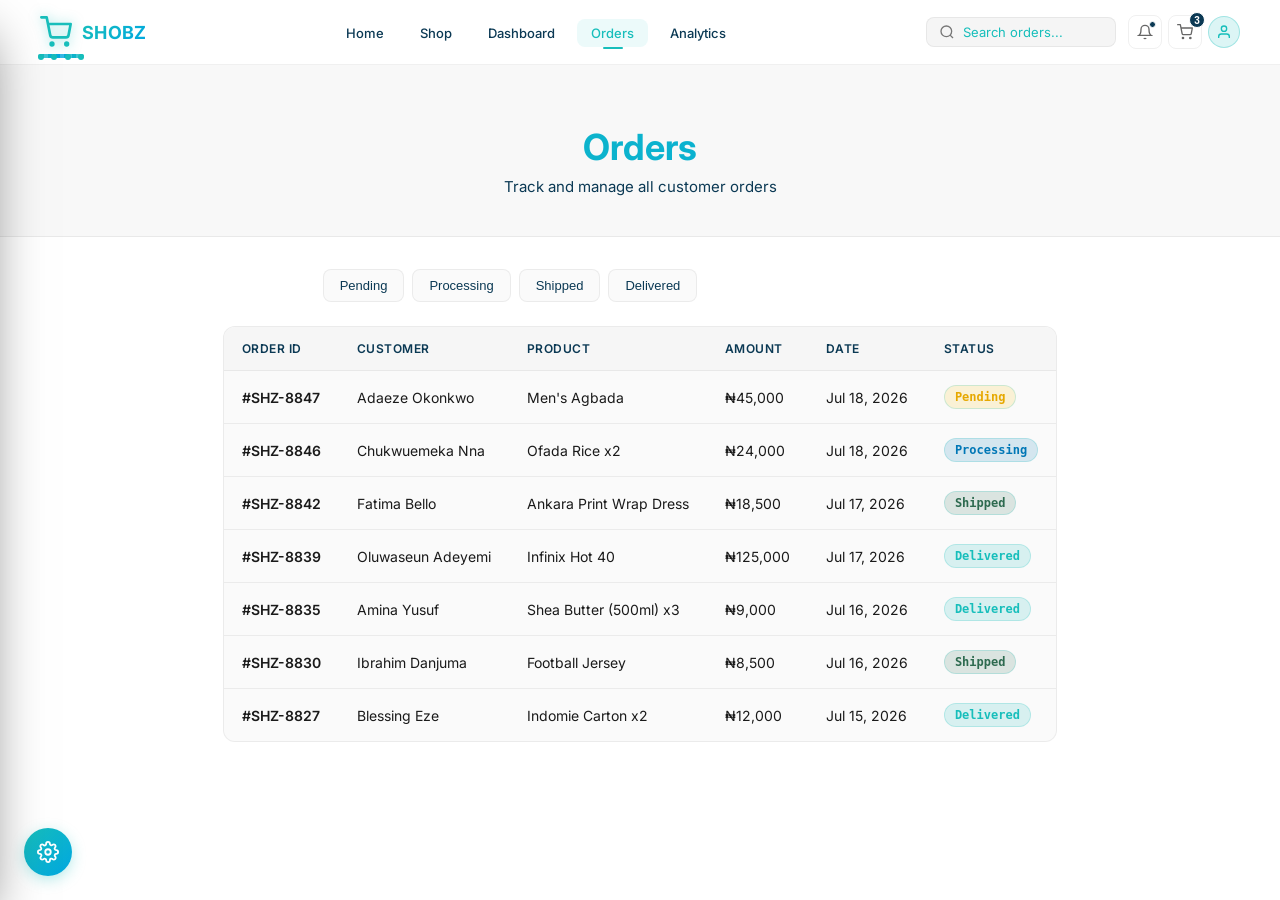
<file: orders.html>
<!DOCTYPE html>
<html lang="en">
<head>
    <meta charset="UTF-8">
    <meta name="viewport" content="width=device-width, initial-scale=1.0">
    <title>✨Orders — SHOBZ</title>
    <link href="https://fonts.googleapis.com/css2?family=Inter:wght@300;400;500;600;700&display=swap" rel="stylesheet">
    <link rel="stylesheet" href="style.css">
    <link rel="stylesheet" href="orders.css">
    <link rel="stylesheet" href="customize.css">
</head>
<body>

    <!-- ============ NAVBAR ============ -->
    <nav class="navbar">
        <div class="nav-container">
            <a href="index.html" class="logo-container">
                <div class="conveyor-belt">
                    <div class="belt-track"></div>
                    <div class="belt-rollers">
                        <div class="roller"></div>
                        <div class="roller"></div>
                        <div class="roller"></div>
                        <div class="roller"></div>
                    </div>
                </div>
                <div class="cart-icon">
                    <svg viewBox="0 0 24 24" fill="none" stroke="currentColor" stroke-width="2" stroke-linecap="round" stroke-linejoin="round">
                        <circle cx="9" cy="21" r="1"></circle>
                        <circle cx="20" cy="21" r="1"></circle>
                        <path d="m1 1 4 0 2.68 13.39a2 2 0 0 0 2 1.61h9.72a2 2 0 0 0 2-1.61L23 6H6"></path>
                    </svg>
                </div>
                <span class="brand-name">SHOBZ</span>
            </a>

            <ul class="nav-links">
                <li><a href="index.html" class="nav-link">Home</a></li>
                <li><a href="products.html" class="nav-link">Shop</a></li>
                <li><a href="dashboard.html" class="nav-link">Dashboard</a></li>
                <li><a href="orders.html" class="nav-link active">Orders</a></li>
                <li><a href="analytics.html" class="nav-link">Analytics</a></li>
            </ul>

            <div class="nav-right">
                <div class="nav-search">
                    <svg viewBox="0 0 24 24" fill="none" stroke="currentColor" stroke-width="2">
                        <circle cx="11" cy="11" r="8"></circle>
                        <line x1="21" y1="21" x2="16.65" y2="16.65"></line>
                    </svg>
                    <input type="text" placeholder="Search orders...">
                </div>
                <div class="nav-icons">
                    <button class="nav-icon-btn" id="notifBtn">
                        <svg viewBox="0 0 24 24" fill="none" stroke="currentColor" stroke-width="2">
                            <path d="M18 8A6 6 0 0 0 6 8c0 7-3 9-3 9h18s-3-2-3-9"></path>
                            <path d="M13.73 21a2 2 0 0 1-3.46 0"></path>
                        </svg>
                        <span class="notif-dot"></span>
                    </button>
                    <button class="nav-icon-btn cart-nav-btn">
                        <svg viewBox="0 0 24 24" fill="none" stroke="currentColor" stroke-width="2" stroke-linecap="round" stroke-linejoin="round">
                            <circle cx="9" cy="21" r="1"></circle>
                            <circle cx="20" cy="21" r="1"></circle>
                            <path d="m1 1 4 0 2.68 13.39a2 2 0 0 0 2 1.61h9.72a2 2 0 0 0 2-1.61L23 6H6"></path>
                        </svg>
                        <span class="cart-count">3</span>
                    </button>
                    <div class="user-avatar">
                        <svg viewBox="0 0 24 24" fill="none" stroke="currentColor" stroke-width="2">
                            <path d="M20 21v-2a4 4 0 0 0-4-4H8a4 4 0 0 0-4 4v2"></path>
                            <circle cx="12" cy="7" r="4"></circle>
                        </svg>
                    </div>
                </div>
                <button class="hamburger" id="hamburger">
                    <span></span>
                    <span></span>
                    <span></span>
                </button>
            </div>
        </div>
    </nav>

    <!-- ============ ORDERS PAGE ============ -->
    <section class="orders-hero">
        <div class="orders-hero-glow glow-hero-left"></div>
        <div class="orders-hero-glow glow-hero-right"></div>
        <div class="orders-hero-content">
            <h1 class="orders-hero-title">Orders</h1>
            <p class="orders-hero-subtitle">Track and manage all customer orders</p>
        </div>
    </section>

    <main class="orders-container">
        <div class="orders-filters">
            <button class="filter-btn active" data-status="all">All Orders</button>
            <button class="filter-btn" data-status="pending">Pending</button>
            <button class="filter-btn" data-status="processing">Processing</button>
            <button class="filter-btn" data-status="shipped">Shipped</button>
            <button class="filter-btn" data-status="delivered">Delivered</button>
        </div>

        <div class="orders-table-wrap">
            <table class="orders-table">
                <thead>
                    <tr>
                        <th>Order ID</th>
                        <th>Customer</th>
                        <th>Product</th>
                        <th>Amount</th>
                        <th>Date</th>
                        <th>Status</th>
                    </tr>
                </thead>
                <tbody id="ordersTableBody">
                    <tr>
                        <td class="order-id">#SHZ-8847</td>
                        <td>Adaeze Okonkwo</td>
                        <td>Men's Agbada</td>
                        <td>&#8358;45,000</td>
                        <td>Jul 18, 2026</td>
                        <td><span class="status-badge status-pending">Pending</span></td>
                    </tr>
                    <tr>
                        <td class="order-id">#SHZ-8846</td>
                        <td>Chukwuemeka Nna</td>
                        <td>Ofada Rice x2</td>
                        <td>&#8358;24,000</td>
                        <td>Jul 18, 2026</td>
                        <td><span class="status-badge status-processing">Processing</span></td>
                    </tr>
                    <tr>
                        <td class="order-id">#SHZ-8842</td>
                        <td>Fatima Bello</td>
                        <td>Ankara Print Wrap Dress</td>
                        <td>&#8358;18,500</td>
                        <td>Jul 17, 2026</td>
                        <td><span class="status-badge status-shipped">Shipped</span></td>
                    </tr>
                    <tr>
                        <td class="order-id">#SHZ-8839</td>
                        <td>Oluwaseun Adeyemi</td>
                        <td>Infinix Hot 40</td>
                        <td>&#8358;125,000</td>
                        <td>Jul 17, 2026</td>
                        <td><span class="status-badge status-delivered">Delivered</span></td>
                    </tr>
                    <tr>
                        <td class="order-id">#SHZ-8835</td>
                        <td>Amina Yusuf</td>
                        <td>Shea Butter (500ml) x3</td>
                        <td>&#8358;9,000</td>
                        <td>Jul 16, 2026</td>
                        <td><span class="status-badge status-delivered">Delivered</span></td>
                    </tr>
                    <tr>
                        <td class="order-id">#SHZ-8830</td>
                        <td>Ibrahim Danjuma</td>
                        <td>Football Jersey</td>
                        <td>&#8358;8,500</td>
                        <td>Jul 16, 2026</td>
                        <td><span class="status-badge status-shipped">Shipped</span></td>
                    </tr>
                    <tr>
                        <td class="order-id">#SHZ-8827</td>
                        <td>Blessing Eze</td>
                        <td>Indomie Carton x2</td>
                        <td>&#8358;12,000</td>
                        <td>Jul 15, 2026</td>
                        <td><span class="status-badge status-delivered">Delivered</span></td>
                    </tr>
                </tbody>
            </table>
        </div>
    </main>

    <script src="script.js"></script>
    <script src="orders.js"></script>
    <script src="customize.js"></script>
    <!-- ============ CUSTOMIZE PANEL ============ -->
    <button class="customize-fab" id="customizeFab">
        <svg viewBox="0 0 24 24" fill="none" stroke="currentColor" stroke-width="2" stroke-linecap="round" stroke-linejoin="round"><circle cx="12" cy="12" r="3"></circle><path d="M19.4 15a1.65 1.65 0 0 0 .33 1.82l.06.06a2 2 0 0 1 0 2.83 2 2 0 0 1-2.83 0l-.06-.06a1.65 1.65 0 0 0-1.82-.33 1.65 1.65 0 0 0-1 1.51V21a2 2 0 0 1-2 2 2 2 0 0 1-2-2v-.09A1.65 1.65 0 0 0 9 19.4a1.65 1.65 0 0 0-1.82.33l-.06.06a2 2 0 0 1-2.83 0 2 2 0 0 1 0-2.83l.06-.06A1.65 1.65 0 0 0 4.68 15a1.65 1.65 0 0 0-1.51-1H3a2 2 0 0 1-2-2 2 2 0 0 1 2-2h.09A1.65 1.65 0 0 0 4.6 9a1.65 1.65 0 0 0-.33-1.82l-.06-.06a2 2 0 0 1 0-2.83 2 2 0 0 1 2.83 0l.06.06A1.65 1.65 0 0 0 9 4.68a1.65 1.65 0 0 0 1-1.51V3a2 2 0 0 1 2-2 2 2 0 0 1 2 2v.09a1.65 1.65 0 0 0 1 1.51 1.65 1.65 0 0 0 1.82-.33l.06-.06a2 2 0 0 1 2.83 0 2 2 0 0 1 0 2.83l-.06.06A1.65 1.65 0 0 0 19.4 9a1.65 1.65 0 0 0 1.51 1H21a2 2 0 0 1 2 2 2 2 0 0 1-2 2h-.09a1.65 1.65 0 0 0-1.51 1z"></path></svg>
    </button>
    <div class="customize-overlay" id="customizeOverlay"></div>
    <div class="customize-panel" id="customizePanel">
        <div class="customize-panel-header">
            <h3>Customize</h3>
            <button class="customize-close" id="customizeClose"><svg viewBox="0 0 24 24" fill="none" stroke="currentColor" stroke-width="2"><line x1="18" y1="6" x2="6" y2="18"></line><line x1="6" y1="6" x2="18" y2="18"></line></svg></button>
        </div>
        <div class="customize-panel-body">
            <div>
                <p class="customize-section-label">Appearance</p>
                <div class="customize-theme-toggle">
                    <button class="customize-theme-btn active" data-theme="light"><svg viewBox="0 0 24 24" fill="none" stroke="currentColor" stroke-width="2"><circle cx="12" cy="12" r="5"></circle><line x1="12" y1="1" x2="12" y2="3"></line><line x1="12" y1="21" x2="12" y2="23"></line><line x1="4.22" y1="4.22" x2="5.64" y2="5.64"></line><line x1="18.36" y1="18.36" x2="19.78" y2="19.78"></line><line x1="1" y1="12" x2="3" y2="12"></line><line x1="21" y1="12" x2="23" y2="12"></line><line x1="4.22" y1="19.78" x2="5.64" y2="18.36"></line><line x1="18.36" y1="5.64" x2="19.78" y2="4.22"></line></svg><span>Light</span></button>
                    <button class="customize-theme-btn" data-theme="dark"><svg viewBox="0 0 24 24" fill="none" stroke="currentColor" stroke-width="2"><path d="M21 12.79A9 9 0 1 1 11.21 3 7 7 0 0 0 21 12.79z"></path></svg><span>Dark</span></button>
                </div>
            </div>
            <div>
                <p class="customize-section-label">Accent Color</p>
                <div class="customize-swatches">
                    <button class="customize-swatch active" data-accent="teal" style="background:#0B3954;" title="Teal"></button>
                    <button class="customize-swatch" data-accent="ocean" style="background:#0077B6;" title="Ocean"></button>
                    <button class="customize-swatch" data-accent="emerald" style="background:#2D6A4F;" title="Emerald"></button>
                    <button class="customize-swatch" data-accent="violet" style="background:#5A189A;" title="Violet"></button>
                    <button class="customize-swatch" data-accent="rose" style="background:#9B2226;" title="Rose"></button>
                    <button class="customize-swatch" data-accent="amber" style="background:#BC6C25;" title="Amber"></button>
                    <button class="customize-swatch" data-accent="slate" style="background:#495057;" title="Slate"></button>
                    <button class="customize-swatch" data-accent="brand" style="background:#17BEBB;" title="Brand"></button>
                </div>
            </div>
            <div>
                <p class="customize-section-label">Border Radius</p>
                <div class="customize-radius-options">
                    <button class="customize-radius-btn" data-radius="sharp"><div class="customize-radius-preview" style="border-radius:2px;"></div><span>Sharp</span></button>
                    <button class="customize-radius-btn active" data-radius="rounded"><div class="customize-radius-preview" style="border-radius:8px;"></div><span>Rounded</span></button>
                    <button class="customize-radius-btn" data-radius="pill"><div class="customize-radius-preview" style="border-radius:16px;"></div><span>Pill</span></button>
                </div>
            </div>
            <div>
                <p class="customize-section-label">Font Size</p>
                <div class="customize-fontsize-options">
                    <button class="customize-fontsize-btn" data-fontsize="small"><span>A</span></button>
                    <button class="customize-fontsize-btn active" data-fontsize="default"><span style="font-size:14px;">A</span></button>
                    <button class="customize-fontsize-btn" data-fontsize="large"><span style="font-size:18px;">A</span></button>
                </div>
            </div>

            <div class="customize-divider"></div>

            <div>
                <p class="customize-section-label">General</p>
                <div class="customize-toggle-row">
                    <span class="customize-toggle-label">Compact Mode</span>
                    <label class="customize-switch"><input type="checkbox" data-setting="compactMode"><span class="customize-slider"></span></label>
                </div>
                <div class="customize-toggle-row">
                    <span class="customize-toggle-label">Animations</span>
                    <label class="customize-switch"><input type="checkbox" data-setting="animations" checked><span class="customize-slider"></span></label>
                </div>
                <div class="customize-toggle-row">
                    <span class="customize-toggle-label">Auto-save</span>
                    <label class="customize-switch"><input type="checkbox" data-setting="autoSave" checked><span class="customize-slider"></span></label>
                </div>
            </div>

            <div>
                <p class="customize-section-label">Layout</p>
                <div class="customize-toggle-row">
                    <span class="customize-toggle-label">Show Sidebar</span>
                    <label class="customize-switch"><input type="checkbox" data-setting="showSidebar" checked><span class="customize-slider"></span></label>
                </div>
                <div class="customize-toggle-row">
                    <span class="customize-toggle-label">Grid View</span>
                    <label class="customize-switch"><input type="checkbox" data-setting="gridView"><span class="customize-slider"></span></label>
                </div>
                <div class="customize-toggle-row">
                    <span class="customize-toggle-label">Show Thumbnails</span>
                    <label class="customize-switch"><input type="checkbox" data-setting="showThumbnails" checked><span class="customize-slider"></span></label>
                </div>
            </div>

            <div>
                <p class="customize-section-label">Notifications</p>
                <div class="customize-toggle-row">
                    <span class="customize-toggle-label">Enable Notifications</span>
                    <label class="customize-switch"><input type="checkbox" data-setting="enableNotifications" checked><span class="customize-slider"></span></label>
                </div>
                <div class="customize-toggle-row">
                    <span class="customize-toggle-label">Sound Effects</span>
                    <label class="customize-switch"><input type="checkbox" data-setting="soundEffects"><span class="customize-slider"></span></label>
                </div>
            </div>

            <button class="customize-reset" id="customizeReset">Reset to Defaults</button>
        </div>
    </div>
</body>
</html>
</file>
<file: style.css>
/* Base Resets and Typography */
* {
    margin: 0;
    padding: 0;
    box-sizing: border-box;
}

body {
    font-family: 'Inter', sans-serif;
    background-color: var(--bg-body);
    color: var(--text-primary);
    min-height: 100vh;
    display: flex;
    flex-direction: column;
    padding: 0;
    overflow-x: hidden;
}

/* ===================== NAVBAR ===================== */
.navbar {
    position: sticky;
    top: 0;
    z-index: 100;
    width: 100%;
    background: var(--navbar-bg);
    backdrop-filter: var(--navbar-blur);
    -webkit-backdrop-filter: var(--navbar-blur);
    border-bottom: 1px solid var(--border-default);
    padding: 0 24px;
}

.nav-container {
    max-width: 1200px;
    margin: 0 auto;
    display: flex;
    align-items: center;
    justify-content: space-between;
    height: 64px;
}

/* Nav Logo */
.navbar .logo-container {
    display: flex;
    align-items: center;
    gap: 10px;
    position: relative;
    flex-shrink: 0;
}

.navbar .cart-icon {
    width: 32px;
    height: 32px;
    color: #17BEBB;
    position: relative;
    z-index: 2;
    filter: drop-shadow(0 0 6px rgba(23, 190, 187, 0.5));
    animation: cartBounce 2s ease-in-out infinite;
}

.navbar .cart-icon svg {
    width: 100%;
    height: 100%;
}

.navbar .brand-name {
    font-size: 18px;
    font-weight: 700;
    background: linear-gradient(135deg, #17BEBB, #00A7E1);
    -webkit-background-clip: text;
    -webkit-text-fill-color: transparent;
    background-clip: text;
    letter-spacing: 0.02em;
    text-decoration: none;
}

.navbar .conveyor-belt {
    position: absolute;
    bottom: -10px;
    left: -2px;
    width: 46px;
    height: 8px;
    z-index: 1;
}

/* Nav Links */
.nav-links {
    display: flex;
    list-style: none;
    gap: 8px;
    margin: 0;
    padding: 0;
}

.nav-link {
    text-decoration: none;
    font-size: 13px;
    font-weight: 500;
    color: var(--accent-text);
    padding: 6px 14px;
    border-radius: 8px;
    transition: all 0.25s ease;
    position: relative;
}

.nav-link:hover {
    color: var(--text-secondary);
    background-color: var(--bg-input);
}

.nav-link.active {
    color: #17BEBB;
    background-color: rgba(23, 190, 187, 0.08);
}

.nav-link.active::after {
    content: '';
    position: absolute;
    bottom: -2px;
    left: 50%;
    transform: translateX(-50%);
    width: 20px;
    height: 2px;
    background: #17BEBB;
    border-radius: 1px;
}

/* Nav Right Section */
.nav-right {
    display: flex;
    align-items: center;
    gap: 12px;
    flex-shrink: 0;
}

/* Search */
.nav-search {
    display: flex;
    align-items: center;
    gap: 8px;
    background-color: var(--bg-input);
    border: 1px solid var(--border-input);
    border-radius: 8px;
    padding: 6px 12px;
    transition: all 0.25s ease;
}

.nav-search:focus-within {
    border-color: rgba(var(--accent-rgb), 0.4);
    background-color: var(--bg-input-focus);
}

.nav-search svg {
    width: 16px;
    height: 16px;
    color: var(--text-subtle);
    flex-shrink: 0;
}

.nav-search input {
    background: none;
    border: none;
    outline: none;
    color: var(--text-secondary);
    font-size: 13px;
    font-family: 'Inter', sans-serif;
    width: 140px;
}

.nav-search input::placeholder {
    color: #17BEBB;
}

/* Icon Buttons */
.nav-icons {
    display: flex;
    align-items: center;
    gap: 6px;
}

.nav-icon-btn {
    position: relative;
    width: 34px;
    height: 34px;
    background: none;
    border: 1px solid var(--border-default);
    border-radius: 8px;
    color: var(--text-muted);
    cursor: pointer;
    display: flex;
    align-items: center;
    justify-content: center;
    transition: all 0.25s ease;
}

.nav-icon-btn:hover {
    background-color: var(--bg-input);
    color: var(--text-secondary);
    border-color: var(--border-input-hover);
}

.nav-icon-btn svg {
    width: 16px;
    height: 16px;
}

.notif-dot {
    position: absolute;
    top: 5px;
    right: 5px;
    width: 7px;
    height: 7px;
    background-color: var(--accent);
    border-radius: 50%;
    border: 1.5px solid var(--bg-body);
    animation: pulse 2s infinite;
}

.cart-count {
    position: absolute;
    top: -4px;
    right: -4px;
    min-width: 16px;
    height: 16px;
    font-size: 10px;
    font-weight: 700;
    color: var(--bg-body);
    background-color: var(--accent);
    border-radius: 9999px;
    display: flex;
    align-items: center;
    justify-content: center;
    padding: 0 4px;
    border: 1.5px solid var(--bg-body);
}

.navbar .user-avatar {
    width: 32px;
    height: 32px;
    background-color: rgba(23, 190, 187, 0.15);
    border: 1px solid rgba(23, 190, 187, 0.3);
    border-radius: 50%;
    display: flex;
    align-items: center;
    justify-content: center;
    color: #17BEBB;
    cursor: pointer;
    transition: all 0.3s ease;
    flex-shrink: 0;
}

.navbar .user-avatar:hover {
    background-color: rgba(23, 190, 187, 0.25);
    transform: scale(1.05);
}

.navbar .user-avatar svg {
    width: 16px;
    height: 16px;
}

/* Hamburger Menu (Mobile) */
.hamburger {
    display: none;
    flex-direction: column;
    gap: 5px;
    background: none;
    border: none;
    cursor: pointer;
    padding: 4px;
}

.hamburger span {
    display: block;
    width: 22px;
    height: 2px;
    background-color: var(--text-muted);
    border-radius: 2px;
    transition: all 0.3s ease;
}

.hamburger.active span:nth-child(1) {
    transform: rotate(45deg) translate(5px, 5px);
}

.hamburger.active span:nth-child(2) {
    opacity: 0;
}

.hamburger.active span:nth-child(3) {
    transform: rotate(-45deg) translate(5px, -5px);
}

/* ===================== MAIN CONTENT WRAPPER ===================== */
.main-content {
    flex: 1;
    display: flex;
    align-items: center;
    justify-content: center;
    padding: 24px;
}

/* Main Container Component (Glassmorphism UI) */
.glass-panel {
    position: relative;
    width: 100%;
    max-width: 960px;
    background: var(--bg-surface);
    backdrop-filter: blur(12px);
    -webkit-backdrop-filter: blur(12px);
    border: 1px solid var(--border-strong);
    border-radius: 16px;
    padding: 24px;
    box-shadow: var(--shadow-panel);
    overflow: hidden;
    margin: 24px auto;
}

/* Ambient Background Light Flares */
.glow {
    position: absolute;
    width: 192px;
    height: 192px;
    border-radius: 50%;
    filter: blur(100px);
    opacity: 0.2;
    pointer-events: none;
}

.glow-top-left {
    top: -96px;
    left: -96px;
    background-color: #17BEBB;
}

.glow-bottom-right {
    bottom: -96px;
    right: -96px;
    background-color: #00A7E1;
}

/* ===================== LOGO & CONVEYOR BELT ===================== */
.logo-container {
    display: flex;
    align-items: center;
    gap: 12px;
    position: relative;
    text-decoration: none;
}

.cart-icon {
    width: 40px;
    height: 40px;
    color: #17BEBB;
    position: relative;
    z-index: 2;
    filter: drop-shadow(0 0 8px rgba(23, 190, 187, 0.5));
    animation: cartBounce 2s ease-in-out infinite;
}

.cart-icon svg {
    width: 100%;
    height: 100%;
}

.brand-name {
    font-size: 20px;
    font-weight: 700;
    background: linear-gradient(135deg, #17BEBB, #00A7E1);
    -webkit-background-clip: text;
    -webkit-text-fill-color: transparent;
    background-clip: text;
    letter-spacing: 0.02em;
    text-decoration: none;
}

/* Conveyor Belt */
.conveyor-belt {
    position: absolute;
    bottom: -12px;
    left: -4px;
    width: 60px;
    height: 10px;
    z-index: 1;
}

.belt-track {
    position: absolute;
    bottom: 0;
    left: 0;
    width: 100%;
    height: 4px;
    background: linear-gradient(90deg, #17BEBB, #00A7E1, #17BEBB);
    border-radius: 2px;
    overflow: hidden;
}

.belt-track::after {
    content: '';
    position: absolute;
    top: 0;
    left: -100%;
    width: 200%;
    height: 100%;
    background: repeating-linear-gradient(
        90deg,
        transparent,
        transparent 4px,
        rgba(255, 255, 255, 0.2) 4px,
        rgba(255, 255, 255, 0.2) 8px
    );
    animation: beltMove 1s linear infinite;
}

.belt-rollers {
    position: absolute;
    bottom: -2px;
    left: 0;
    width: 100%;
    display: flex;
    justify-content: space-between;
}

.roller {
    width: 6px;
    height: 6px;
    background-color: #17BEBB;
    border-radius: 50%;
    border: 1px solid rgba(23, 190, 187, 0.5);
    animation: rollerSpin 0.8s linear infinite;
}

.roller:nth-child(2) { animation-delay: 0.1s; }
.roller:nth-child(3) { animation-delay: 0.2s; }
.roller:nth-child(4) { animation-delay: 0.3s; }

@keyframes beltMove {
    from { transform: translateX(0); }
    to { transform: translateX(50%); }
}

@keyframes rollerSpin {
    from { transform: rotate(0deg); }
    to { transform: rotate(360deg); }
}

@keyframes cartBounce {
    0%, 100% { transform: translateY(0); }
    50% { transform: translateY(-3px); }
}

/* ===================== TOP BAR ===================== */
.top-bar {
    display: flex;
    justify-content: space-between;
    align-items: center;
    border-bottom: 1px solid var(--border-default);
    padding-bottom: 16px;
    margin-bottom: 24px;
}

.top-bar-left {
    display: flex;
    align-items: center;
    gap: 12px;
}

.top-bar-right {
    display: flex;
    align-items: center;
    gap: 12px;
}

.last-sync {
    font-size: 12px;
    color: var(--accent-text);
}

.btn-outline {
    background: transparent;
    color: var(--accent-text);
    border: 1px solid var(--border-strong);
}

.btn-outline:hover {
    background-color: var(--bg-input);
    color: var(--text-secondary);
    border-color: var(--border-input-hover);
}

.status-badge {
    background-color: rgba(23, 190, 187, 0.1);
    color: #17BEBB;
    font-size: 12px;
    font-family: monospace;
    padding: 4px 10px;
    border-radius: 6px;
    border: 1px solid rgba(23, 190, 187, 0.2);
}

/* ===================== GRID FRAMEWORK ===================== */
.dashboard-grid {
    display: grid;
    grid-template-columns: 1fr;
    gap: 24px;
}

@media (min-width: 768px) {
    .dashboard-grid {
        grid-template-columns: 1fr 2fr;
    }
}

/* ===================== LEFT PANEL METRICS ===================== */
.left-panel {
    display: flex;
    flex-direction: column;
    gap: 16px;
}

.metric-card {
    background-color: var(--bg-surface);
    border: 1px solid var(--border-default);
    border-radius: 12px;
    padding: 16px;
    transition: all 0.3s ease;
    cursor: default;
}

.metric-card:hover {
    border-color: rgba(var(--accent-rgb), 0.3);
    transform: translateY(-2px);
    box-shadow: 0 8px 16px -4px rgba(0, 0, 0, 0.3);
}

.metric-label {
    font-size: 12px;
    font-weight: 600;
    color: var(--accent-text);
    text-transform: uppercase;
    letter-spacing: 0.05em;
}

.metric-value-num {
    font-size: 24px;
    font-weight: 700;
    color: var(--text-primary);
    margin-top: 4px;
}

.metric-flex {
    display: flex;
    align-items: baseline;
    gap: 8px;
}

.trend-up {
    font-size: 12px;
    font-weight: 500;
    color: #17BEBB;
}

.trend-down {
    font-size: 12px;
    font-weight: 500;
    color: #17BEBB;
}

.metric-subtext {
    font-size: 11px;
    color: var(--accent-text);
    margin-top: 8px;
}

.progress-bar-container {
    width: 100%;
    background-color: var(--border-default);
    height: 6px;
    border-radius: 9999px;
    margin-top: 12px;
    overflow: hidden;
}

.progress-bar-fill {
    background: linear-gradient(to right, #17BEBB, #00A7E1);
    height: 100%;
    width: 78%;
    border-radius: 9999px;
    animation: progressFill 1.5s ease-out forwards;
}

@keyframes progressFill {
    from { width: 0; }
    to { width: 78%; }
}

/* ===================== RIGHT PANEL (LOG STREAM) ===================== */
.right-panel {
    background-color: var(--bg-surface);
    border: 1px solid var(--border-panel);
    border-radius: 12px;
    padding: 20px;
    display: flex;
    flex-direction: column;
    justify-content: space-between;
}

.panel-header {
    display: flex;
    justify-content: space-between;
    align-items: center;
    margin-bottom: 16px;
}

.panel-title {
    font-size: 14px;
    font-weight: 600;
    color: var(--text-secondary);
    letter-spacing: 0.02em;
}

.pulse-indicator {
    width: 8px;
    height: 8px;
    background-color: #00A7E1;
    border-radius: 50%;
    box-shadow: 0 0 8px #00A7E1;
    animation: pulse 2s infinite;
}

/* Log Stream / Terminal Layout */
.log-stream {
    font-family: monospace;
    font-size: 12px;
    color: var(--text-muted);
    background-color: var(--bg-terminal);
    border: 1px solid var(--border-divider);
    border-radius: 8px;
    padding: 16px;
    height: 192px;
    overflow-y: auto;
    display: flex;
    flex-direction: column;
    gap: 10px;
}

.log-tag {
    font-weight: bold;
    margin-right: 4px;
}

.log-new { color: #17BEBB; }
.log-processing { color: #00A7E1; }
.log-shipped { color: #17BEBB; }
.log-alert { color: #00A7E1; }
.text-highlight { color: #17BEBB; }

.log-listening {
    color: #0B3954;
    animation: pulse 1.5s infinite;
}

.log-stream::-webkit-scrollbar {
    width: 6px;
}

.log-stream::-webkit-scrollbar-track {
    background: var(--border-default);
    border-radius: 3px;
}

.log-stream::-webkit-scrollbar-thumb {
    background: rgba(23, 190, 187, 0.4);
    border-radius: 3px;
}

.log-stream::-webkit-scrollbar-thumb:hover {
    background: rgba(23, 190, 187, 0.6);
}

/* ===================== FOOTER & BUTTONS ===================== */
.panel-footer {
    display: flex;
    justify-content: space-between;
    align-items: center;
    border-top: 1px solid var(--border-divider);
    padding-top: 16px;
    margin-top: 16px;
}

.timestamp {
    font-size: 12px;
    color: var(--accent-text);
}

.action-btn {
    font-size: 12px;
    font-weight: 500;
    padding: 8px 16px;
    border: none;
    border-radius: 8px;
    cursor: pointer;
    transition: all 0.2s ease;
}

.btn-primary {
    background: linear-gradient(135deg, #17BEBB, #00A7E1);
    color: #1a1a1a;
    box-shadow: 0 4px 12px -2px rgba(23, 190, 187, 0.4);
}

.btn-primary:hover {
    background: linear-gradient(135deg, #00A7E1, #17BEBB);
    transform: translateY(-1px);
    box-shadow: 0 6px 16px -2px rgba(0, 167, 225, 0.5);
}

/* ===================== ANIMATIONS ===================== */
@keyframes pulse {
    0%, 100% { opacity: 1; }
    50% { opacity: 0.5; }
}

/* New order entry animation */
@keyframes slideIn {
    from {
        opacity: 0;
        transform: translateY(-10px);
    }
    to {
        opacity: 1;
        transform: translateY(0);
    }
}

.log-entry-new {
    animation: slideIn 0.4s ease-out;
}

/* ===================== RESPONSIVE ===================== */
@media (max-width: 900px) {
    .nav-links {
        display: none;
        position: absolute;
        top: 64px;
        left: 0;
        right: 0;
        background: var(--bg-elevated);
        backdrop-filter: blur(16px);
        flex-direction: column;
        padding: 12px;
        border-bottom: 1px solid var(--border-default);
    }

    .nav-links.open {
        display: flex;
    }

    .nav-link {
        padding: 10px 14px;
        width: 100%;
    }

    .nav-search {
        display: none;
    }

    .hamburger {
        display: flex;
    }
}

@media (max-width: 768px) {
    .glass-panel {
        padding: 16px;
        margin: 16px;
    }

    .top-bar {
        flex-direction: column;
        gap: 12px;
        align-items: flex-start;
    }

    .top-bar-right {
        width: 100%;
        justify-content: flex-end;
    }

    .metric-value-num {
        font-size: 20px;
    }

    .log-stream {
        height: 160px;
    }

    .panel-footer {
        flex-direction: column;
        gap: 12px;
    }

    .action-btn {
        width: 100%;
    }
}

.T-logo{
    font-size: larger;
}
</file>
<file: home.css>
/* ===================== HOME HERO ===================== */
.home-hero {
    position: relative;
    width: 100%;
    padding: 100px 24px 80px;
    text-align: center;
    overflow: hidden;
    background: linear-gradient(180deg, rgba(245, 245, 245, 0.3) 0%, rgba(255, 255, 255, 0) 100%);
}

/* ===================== EMOJI BACKGROUND ===================== */
.home-emoji-bg {
    position: absolute;
    inset: 0;
    pointer-events: none;
    z-index: 0;
    overflow: hidden;
}

.emoji-float {
    position: absolute;
    left: var(--x);
    top: var(--y);
    font-size: var(--size, 32px);
    opacity: 0.12;
    animation: emojiDrift var(--dur, 6s) ease-in-out var(--delay, 0s) infinite alternate;
    will-change: transform, opacity;
}

@keyframes emojiDrift {
    0% {
        transform: translate(0, 0) rotate(0deg) scale(1);
        opacity: 0.08;
    }
    50% {
        opacity: 0.16;
    }
    100% {
        transform: translate(12px, -18px) rotate(10deg) scale(1.05);
        opacity: 0.10;
    }
}

.home-hero-glow {
    position: absolute;
    width: 320px;
    height: 320px;
    border-radius: 50%;
    filter: blur(140px);
    opacity: 0.12;
    pointer-events: none;
}

.home-glow-left {
    top: -120px;
    left: 5%;
    background-color: #0B3954;
}

.home-glow-right {
    bottom: -140px;
    right: 5%;
    background-color: #17BEBB;
}

.home-hero-content {
    position: relative;
    z-index: 1;
    max-width: 720px;
    margin: 0 auto;
}

.home-hero-tag {
    display: inline-block;
    font-size: 12px;
    font-weight: 600;
    text-transform: uppercase;
    letter-spacing: 0.1em;
    color: #0B3954;
    background-color: rgba(11, 57, 84, 0.08);
    border: 1px solid rgba(11, 57, 84, 0.15);
    padding: 6px 16px;
    border-radius: 9999px;
    margin-bottom: 24px;
}

.home-hero-title {
    font-size: 48px;
    font-weight: 700;
    line-height: 1.15;
    color: #1a1a1a;
    margin-bottom: 16px;
}

.home-hero-subtitle {
    font-size: 17px;
    line-height: 1.6;
    color: #777777;
    margin-bottom: 32px;
    max-width: 540px;
    margin-left: auto;
    margin-right: auto;
}

.home-hero-actions {
    display: flex;
    align-items: center;
    justify-content: center;
    gap: 12px;
    margin-bottom: 48px;
}

.home-cta {
    padding: 14px 32px;
    font-size: 14px;
    font-weight: 600;
    border-radius: 10px;
    text-decoration: none;
}

.home-cta-outline {
    padding: 14px 32px;
    font-size: 14px;
    font-weight: 600;
    border-radius: 10px;
    text-decoration: none;
}

.home-hero-stats {
    display: flex;
    align-items: center;
    justify-content: center;
    gap: 32px;
}

.home-stat {
    display: flex;
    flex-direction: column;
    align-items: center;
    gap: 4px;
}

.home-stat-num {
    font-size: 24px;
    font-weight: 700;
    color: #0B3954;
}

.home-stat-label {
    font-size: 12px;
    font-weight: 500;
    color: #777777;
    text-transform: uppercase;
    letter-spacing: 0.05em;
}

.home-stat-divider {
    width: 1px;
    height: 32px;
    background-color: #e5e5e5;
}

/* ===================== SECTIONS ===================== */
.home-section {
    padding: 64px 24px;
}

.home-section-alt {
    background-color: rgba(245, 245, 245, 0.3);
}

.home-container {
    max-width: 1100px;
    margin: 0 auto;
}

.home-section-header {
    text-align: center;
    margin-bottom: 40px;
}

.home-section-title {
    font-size: 28px;
    font-weight: 700;
    color: #1a1a1a;
    margin-bottom: 8px;
}

.home-section-subtitle {
    font-size: 15px;
    color: #777777;
}

/* ===================== CATEGORIES GRID ===================== */
.home-categories-grid {
    display: grid;
    grid-template-columns: repeat(4, 1fr);
    gap: 16px;
}

.home-category-card {
    display: flex;
    flex-direction: column;
    align-items: center;
    gap: 10px;
    padding: 28px 16px;
    background-color: rgba(255, 255, 255, 0.8);
    border: 1px solid rgba(0, 0, 0, 0.06);
    border-radius: 14px;
    text-decoration: none;
    transition: all 0.3s ease;
    cursor: pointer;
}

.home-category-card:hover {
    border-color: rgba(11, 57, 84, 0.2);
    transform: translateY(-4px);
    box-shadow: 0 12px 24px -8px rgba(0, 0, 0, 0.15);
}

.home-category-emoji {
    font-size: 36px;
    line-height: 1;
}

.home-category-name {
    font-size: 13px;
    font-weight: 600;
    color: #1a1a1a;
    text-align: center;
}

.home-category-count {
    font-size: 11px;
    color: #777777;
}

/* ===================== FEATURED PRODUCTS ===================== */
.home-featured-grid {
    display: grid;
    grid-template-columns: repeat(4, 1fr);
    gap: 20px;
    margin-bottom: 40px;
}

.home-product-card {
    background-color: rgba(255, 255, 255, 0.9);
    border: 1px solid rgba(0, 0, 0, 0.06);
    border-radius: 14px;
    overflow: hidden;
    text-decoration: none;
    transition: all 0.3s ease;
    cursor: pointer;
}

.home-product-card:hover {
    border-color: rgba(11, 57, 84, 0.2);
    transform: translateY(-4px);
    box-shadow: 0 12px 24px -8px rgba(0, 0, 0, 0.15);
}

.home-product-image {
    width: 100%;
    height: 180px;
    display: flex;
    align-items: center;
    justify-content: center;
    font-size: 52px;
    background-color: rgba(245, 245, 245, 0.5);
    position: relative;
    overflow: hidden;
}

.home-product-image img {
    width: 100%;
    height: 100%;
    object-fit: cover;
}

.home-product-badge {
    position: absolute;
    top: 10px;
    left: 10px;
    padding: 3px 8px;
    border-radius: 5px;
    font-size: 10px;
    font-weight: 600;
    text-transform: uppercase;
    letter-spacing: 0.03em;
    background-color: rgba(11, 57, 84, 0.15);
    color: #0B3954;
    border: 1px solid rgba(11, 57, 84, 0.2);
}

.home-product-body {
    padding: 14px;
}

.home-product-category {
    font-size: 10px;
    font-weight: 600;
    text-transform: uppercase;
    letter-spacing: 0.05em;
    color: #0B3954;
    margin-bottom: 4px;
}

.home-product-name {
    font-size: 14px;
    font-weight: 600;
    color: #1a1a1a;
    margin-bottom: 8px;
    line-height: 1.3;
    display: -webkit-box;
    -webkit-line-clamp: 2;
    -webkit-box-orient: vertical;
    overflow: hidden;
}

.home-product-price {
    font-size: 18px;
    font-weight: 700;
    color: #0B3954;
}

.home-product-old-price {
    font-size: 12px;
    font-weight: 400;
    color: #777777;
    text-decoration: line-through;
    margin-left: 6px;
}

.home-product-rating {
    display: flex;
    align-items: center;
    gap: 4px;
    margin-top: 6px;
}

.home-product-stars {
    color: #0B3954;
    font-size: 12px;
}

.home-product-reviews {
    font-size: 11px;
    color: #777777;
}

.home-featured-cta {
    text-align: center;
}

.home-featured-cta .action-btn {
    padding: 14px 32px;
    font-size: 14px;
    font-weight: 600;
    border-radius: 10px;
    text-decoration: none;
    display: inline-block;
}

/* ===================== FOOTER ===================== */
.home-footer {
    padding: 56px 24px 24px;
    border-top: 1px solid rgba(0, 0, 0, 0.06);
}

.home-footer-grid {
    display: grid;
    grid-template-columns: 2fr 1fr 1fr 1fr;
    gap: 40px;
    margin-bottom: 40px;
}

.home-footer-brand .brand-name {
    font-size: 20px;
    margin-bottom: 12px;
    display: inline-block;
}

.home-footer-desc {
    font-size: 13px;
    color: #777777;
    line-height: 1.6;
    max-width: 280px;
}

.home-footer-links {
    display: flex;
    flex-direction: column;
    gap: 10px;
}

.home-footer-links h4 {
    font-size: 13px;
    font-weight: 600;
    color: #1a1a1a;
    margin-bottom: 4px;
}

.home-footer-links a {
    font-size: 13px;
    color: #777777;
    text-decoration: none;
    transition: color 0.2s ease;
}

.home-footer-links a:hover {
    color: #0B3954;
}

.home-footer-bottom {
    border-top: 1px solid rgba(0, 0, 0, 0.06);
    padding-top: 20px;
    text-align: center;
}

.home-footer-bottom p {
    font-size: 12px;
    color: #777777;
}

/* ===================== RESPONSIVE ===================== */
@media (max-width: 900px) {
    .home-categories-grid {
        grid-template-columns: repeat(2, 1fr);
    }

    .home-featured-grid {
        grid-template-columns: repeat(2, 1fr);
    }

    .home-footer-grid {
        grid-template-columns: 1fr 1fr;
        gap: 32px;
    }
}

@media (max-width: 768px) {
    .home-hero {
        padding: 60px 16px 48px;
    }

    .home-hero-title {
        font-size: 32px;
    }

    .home-hero-subtitle {
        font-size: 15px;
    }

    .home-hero-actions {
        flex-direction: column;
    }

    .home-cta,
    .home-cta-outline {
        width: 100%;
        max-width: 280px;
        text-align: center;
    }

    .home-hero-stats {
        gap: 20px;
    }

    .home-stat-num {
        font-size: 20px;
    }

    .home-section {
        padding: 40px 16px;
    }

    .home-section-title {
        font-size: 22px;
    }

    .home-categories-grid {
        grid-template-columns: repeat(2, 1fr);
        gap: 12px;
    }

    .home-category-card {
        padding: 20px 12px;
    }

    .home-category-emoji {
        font-size: 28px;
    }

    .home-featured-grid {
        grid-template-columns: 1fr;
        gap: 16px;
    }

    .home-product-image {
        height: 160px;
    }

    .home-footer-grid {
        grid-template-columns: 1fr;
        gap: 28px;
    }
}
</file>
<file: customize.css>
/* ===================== CSS CUSTOM PROPERTIES ===================== */
:root {
    /* Background */
    --bg-body: #ffffff;
    --bg-surface: rgba(245, 245, 245, 0.7);
    --bg-surface-solid: #f5f5f5;
    --bg-card: rgba(250, 250, 250, 0.9);
    --bg-card-hover: rgba(250, 250, 250, 1);
    --bg-elevated: rgba(255, 255, 255, 0.95);
    --bg-input: rgba(0, 0, 0, 0.04);
    --bg-input-focus: rgba(var(--accent-rgb), 0.05);
    --bg-terminal: rgba(0, 0, 0, 0.3);

    /* Text */
    --text-primary: #1a1a1a;
    --text-secondary: #333333;
    --text-muted: #666666;
    --text-subtle: #777777;

    /* Borders */
    --border-default: rgba(0, 0, 0, 0.06);
    --border-strong: rgba(0, 0, 0, 0.08);
    --border-input: rgba(0, 0, 0, 0.06);
    --border-input-hover: rgba(0, 0, 0, 0.1);
    --border-divider: rgba(200, 200, 200, 0.6);
    --border-panel: rgba(200, 200, 200, 0.8);

    /* Accent (default: #0B3954) */
    --accent: #0B3954;
    --accent-rgb: 11, 57, 84;
    --accent-light: rgba(11, 57, 84, 0.08);
    --accent-border: rgba(11, 57, 84, 0.15);
    --accent-text: #0B3954;

    /* Brand gradient (teal) */
    --brand-1: #17BEBB;
    --brand-2: #00A7E1;
    --brand-rgb-1: 23, 190, 187;
    --brand-rgb-2: 0, 167, 225;

    /* Shadows */
    --shadow-card: 0 12px 32px -8px rgba(0, 0, 0, 0.15);
    --shadow-card-hover: 0 16px 40px -8px rgba(0, 0, 0, 0.2);
    --shadow-panel: 0 25px 50px -12px rgba(0, 0, 0, 0.5);
    --shadow-elevated: 0 12px 24px -8px rgba(0, 0, 0, 0.5);

    /* Radius */
    --radius-sm: 6px;
    --radius-md: 8px;
    --radius-lg: 12px;
    --radius-xl: 14px;
    --radius-2xl: 16px;
    --radius-pill: 9999px;

    /* Font size */
    --font-scale: 1;

    /* Navbar */
    --navbar-bg: rgba(255, 255, 255, 0.85);
    --navbar-blur: blur(16px);
}

/* ===================== DARK THEME ===================== */
[data-theme="dark"] {
    --bg-body: #0d1117;
    --bg-surface: rgba(22, 27, 34, 0.7);
    --bg-surface-solid: #161b22;
    --bg-card: rgba(22, 27, 34, 0.9);
    --bg-card-hover: rgba(22, 27, 34, 1);
    --bg-elevated: rgba(22, 27, 34, 0.95);
    --bg-input: rgba(255, 255, 255, 0.06);
    --bg-input-focus: rgba(var(--accent-rgb), 0.12);
    --bg-terminal: rgba(0, 0, 0, 0.5);

    --text-primary: #e6edf3;
    --text-secondary: #c9d1d9;
    --text-muted: #8b949e;
    --text-subtle: #6e7681;

    --border-default: rgba(255, 255, 255, 0.08);
    --border-strong: rgba(255, 255, 255, 0.12);
    --border-input: rgba(255, 255, 255, 0.1);
    --border-input-hover: rgba(255, 255, 255, 0.15);
    --border-divider: rgba(48, 54, 61, 0.6);
    --border-panel: rgba(48, 54, 61, 0.8);

    --accent-light: rgba(var(--accent-rgb), 0.15);
    --accent-border: rgba(var(--accent-rgb), 0.25);

    --shadow-card: 0 12px 32px -8px rgba(0, 0, 0, 0.4);
    --shadow-card-hover: 0 16px 40px -8px rgba(0, 0, 0, 0.5);
    --shadow-panel: 0 25px 50px -12px rgba(0, 0, 0, 0.7);
    --shadow-elevated: 0 12px 24px -8px rgba(0, 0, 0, 0.7);

    --navbar-bg: rgba(13, 17, 23, 0.85);
}

/* ===================== ACCENT COLORS ===================== */
[data-accent="teal"] {
    --accent: #0B3954;
    --accent-rgb: 11, 57, 84;
    --accent-text: #0B3954;
}
[data-accent="ocean"] {
    --accent: #0077B6;
    --accent-rgb: 0, 119, 182;
    --accent-text: #0077B6;
}
[data-accent="emerald"] {
    --accent: #2D6A4F;
    --accent-rgb: 45, 106, 79;
    --accent-text: #2D6A4F;
}
[data-accent="violet"] {
    --accent: #5A189A;
    --accent-rgb: 90, 24, 154;
    --accent-text: #5A189A;
}
[data-accent="rose"] {
    --accent: #9B2226;
    --accent-rgb: 155, 34, 38;
    --accent-text: #9B2226;
}
[data-accent="amber"] {
    --accent: #BC6C25;
    --accent-rgb: 188, 108, 37;
    --accent-text: #BC6C25;
}
[data-accent="slate"] {
    --accent: #495057;
    --accent-rgb: 73, 80, 87;
    --accent-text: #495057;
}
[data-accent="brand"] {
    --accent: #17BEBB;
    --accent-rgb: 23, 190, 187;
    --accent-text: #17BEBB;
}

/* Dark mode accent adjustments */
[data-theme="dark"][data-accent="teal"] { --accent-text: #4fc3f7; }
[data-theme="dark"][data-accent="ocean"] { --accent-text: #48cae4; }
[data-theme="dark"][data-accent="emerald"] { --accent-text: #52b788; }
[data-theme="dark"][data-accent="violet"] { --accent-text: #b388ff; }
[data-theme="dark"][data-accent="rose"] { --accent-text: #ef6c6c; }
[data-theme="dark"][data-accent="amber"] { --accent-text: #f0a500; }
[data-theme="dark"][data-accent="slate"] { --accent-text: #adb5bd; }
[data-theme="dark"][data-accent="brand"] { --accent-text: #17BEBB; }

/* ===================== BORDER RADIUS ===================== */
[data-radius="sharp"] {
    --radius-sm: 2px;
    --radius-md: 4px;
    --radius-lg: 6px;
    --radius-xl: 8px;
    --radius-2xl: 10px;
}
[data-radius="pill"] {
    --radius-sm: 12px;
    --radius-md: 16px;
    --radius-lg: 20px;
    --radius-xl: 24px;
    --radius-2xl: 28px;
}

/* ===================== FONT SIZE ===================== */
[data-fontsize="small"] { --font-scale: 0.9; }
[data-fontsize="large"] { --font-scale: 1.1; }

body {
    font-size: calc(14px * var(--font-scale));
}

/* ===================== COMPACT MODE ===================== */
[data-compactMode] body {
    --font-scale: 0.9;
}

[data-compactMode] .navbar-nav {
    gap: 4px;
}

/* ===================== ANIMATIONS ===================== */
html:not([data-animations]) *,
html:not([data-animations]) *::before,
html:not([data-animations]) *::after {
    transition-duration: 0s !important;
    animation-duration: 0s !important;
}

/* ===================== CUSTOMIZE BUTTON (FAB) ===================== */
.customize-fab {
    position: fixed;
    bottom: 24px;
    left: 24px;
    width: 48px;
    height: 48px;
    border-radius: 50%;
    background: linear-gradient(135deg, var(--brand-1), var(--brand-2));
    border: none;
    cursor: pointer;
    display: flex;
    align-items: center;
    justify-content: center;
    color: #fff;
    box-shadow: 0 4px 16px -2px rgba(var(--brand-rgb-1), 0.4);
    z-index: 500;
    transition: all 0.3s ease;
}

.customize-fab:hover {
    transform: scale(1.08);
    box-shadow: 0 6px 20px -2px rgba(var(--brand-rgb-1), 0.5);
}

.customize-fab svg {
    width: 22px;
    height: 22px;
}

/* ===================== CUSTOMIZE PANEL ===================== */
.customize-overlay {
    position: fixed;
    inset: 0;
    background: rgba(0, 0, 0, 0.4);
    backdrop-filter: blur(4px);
    z-index: 600;
    opacity: 0;
    pointer-events: none;
    transition: opacity 0.3s ease;
}

.customize-overlay.open {
    opacity: 1;
    pointer-events: auto;
}

.customize-panel {
    position: fixed;
    top: 0;
    left: 0;
    width: 320px;
    max-width: 85vw;
    height: 100vh;
    background: var(--bg-elevated);
    border-right: 1px solid var(--border-default);
    z-index: 601;
    display: flex;
    flex-direction: column;
    transform: translateX(-100%);
    transition: transform 0.35s cubic-bezier(0.4, 0, 0.2, 1);
    box-shadow: var(--shadow-panel);
}

.customize-panel.open {
    transform: translateX(0);
}

.customize-panel-header {
    display: flex;
    justify-content: space-between;
    align-items: center;
    padding: 20px 24px;
    border-bottom: 1px solid var(--border-default);
}

.customize-panel-header h3 {
    font-size: 16px;
    font-weight: 700;
    color: var(--text-primary);
}

.customize-close {
    width: 32px;
    height: 32px;
    background: none;
    border: 1px solid var(--border-strong);
    border-radius: var(--radius-md);
    color: var(--text-muted);
    cursor: pointer;
    display: flex;
    align-items: center;
    justify-content: center;
    transition: all 0.2s ease;
}

.customize-close:hover {
    background-color: var(--bg-input);
    color: var(--text-primary);
}

.customize-close svg {
    width: 16px;
    height: 16px;
}

.customize-panel-body {
    flex: 1;
    overflow-y: auto;
    padding: 24px;
    display: flex;
    flex-direction: column;
    gap: 28px;
}

/* Section */
.customize-section-label {
    font-size: 11px;
    font-weight: 600;
    text-transform: uppercase;
    letter-spacing: 0.08em;
    color: var(--text-subtle);
    margin-bottom: 12px;
}

/* Theme Toggle */
.customize-theme-toggle {
    display: flex;
    gap: 8px;
}

.customize-theme-btn {
    flex: 1;
    padding: 12px;
    border: 2px solid var(--border-default);
    border-radius: var(--radius-lg);
    background: var(--bg-surface);
    cursor: pointer;
    display: flex;
    flex-direction: column;
    align-items: center;
    gap: 8px;
    transition: all 0.25s ease;
}

.customize-theme-btn.active {
    border-color: var(--accent);
    background: var(--accent-light);
}

.customize-theme-btn svg {
    width: 24px;
    height: 24px;
    color: var(--text-muted);
}

.customize-theme-btn.active svg {
    color: var(--accent-text);
}

.customize-theme-btn span {
    font-size: 12px;
    font-weight: 500;
    color: var(--text-muted);
}

.customize-theme-btn.active span {
    color: var(--accent-text);
}

/* Accent Colors */
.customize-swatches {
    display: flex;
    gap: 10px;
    flex-wrap: wrap;
}

.customize-swatch {
    width: 36px;
    height: 36px;
    border-radius: 50%;
    border: 3px solid transparent;
    cursor: pointer;
    transition: all 0.25s ease;
    position: relative;
}

.customize-swatch:hover {
    transform: scale(1.1);
}

.customize-swatch.active {
    border-color: var(--text-primary);
    box-shadow: 0 0 0 2px var(--bg-body);
}

.customize-swatch::after {
    content: '';
    position: absolute;
    inset: 3px;
    border-radius: 50%;
    background: inherit;
}

/* Border Radius */
.customize-radius-options {
    display: flex;
    gap: 8px;
}

.customize-radius-btn {
    flex: 1;
    padding: 10px;
    border: 2px solid var(--border-default);
    background: var(--bg-surface);
    cursor: pointer;
    display: flex;
    flex-direction: column;
    align-items: center;
    gap: 6px;
    transition: all 0.25s ease;
}

.customize-radius-btn.active {
    border-color: var(--accent);
    background: var(--accent-light);
}

.customize-radius-preview {
    width: 32px;
    height: 20px;
    border: 2px solid var(--text-muted);
    transition: border-radius 0.3s ease;
}

.customize-radius-btn.active .customize-radius-preview {
    border-color: var(--accent-text);
}

.customize-radius-btn span {
    font-size: 11px;
    font-weight: 500;
    color: var(--text-muted);
}

.customize-radius-btn.active span {
    color: var(--accent-text);
}

/* Font Size */
.customize-fontsize-options {
    display: flex;
    gap: 8px;
}

.customize-fontsize-btn {
    flex: 1;
    padding: 10px;
    border: 2px solid var(--border-default);
    background: var(--bg-surface);
    cursor: pointer;
    display: flex;
    align-items: center;
    justify-content: center;
    transition: all 0.25s ease;
}

.customize-fontsize-btn.active {
    border-color: var(--accent);
    background: var(--accent-light);
}

.customize-fontsize-btn span {
    font-weight: 500;
    color: var(--text-muted);
}

.customize-fontsize-btn.active span {
    color: var(--accent-text);
}

/* Reset button */
.customize-reset {
    width: 100%;
    padding: 12px;
    border: 1px solid var(--border-strong);
    border-radius: var(--radius-md);
    background: none;
    color: var(--text-muted);
    font-size: 13px;
    font-weight: 500;
    font-family: 'Inter', sans-serif;
    cursor: pointer;
    transition: all 0.2s ease;
}

.customize-reset:hover {
    background-color: var(--bg-input);
    color: var(--text-primary);
    border-color: var(--border-input-hover);
}

/* ===================== DIVIDER ===================== */
.customize-divider {
    height: 1px;
    background: var(--border-divider);
    margin: 4px 0;
}

/* ===================== TOGGLE ROW ===================== */
.customize-toggle-row {
    display: flex;
    align-items: center;
    justify-content: space-between;
    padding: 8px 0;
}

.customize-toggle-label {
    font-size: 13px;
    font-weight: 500;
    color: var(--text-secondary);
}

/* ===================== SWITCH ===================== */
.customize-switch {
    position: relative;
    display: inline-block;
    width: 40px;
    height: 22px;
    flex-shrink: 0;
}

.customize-switch input {
    opacity: 0;
    width: 0;
    height: 0;
}

.customize-slider {
    position: absolute;
    inset: 0;
    background: var(--bg-input);
    border: 1px solid var(--border-strong);
    border-radius: 22px;
    cursor: pointer;
    transition: all 0.3s ease;
}

.customize-slider::before {
    content: '';
    position: absolute;
    width: 16px;
    height: 16px;
    left: 2px;
    bottom: 2px;
    background: var(--text-muted);
    border-radius: 50%;
    transition: all 0.3s ease;
}

.customize-switch input:checked + .customize-slider {
    background: var(--accent);
    border-color: var(--accent);
}

.customize-switch input:checked + .customize-slider::before {
    background: #fff;
    transform: translateX(18px);
}

.customize-switch input:focus-visible + .customize-slider {
    outline: 2px solid var(--accent);
    outline-offset: 2px;
}

/* ===================== RESPONSIVE ===================== */
@media (max-width: 768px) {
    .customize-panel {
        width: 280px;
    }
}
</file>
<file: analytics.css>
/* ===================== ANALYTICS HERO ===================== */
.analytics-hero {
    position: relative;
    width: 100%;
    padding: 60px 24px 40px;
    text-align: center;
    overflow: hidden;
    background: var(--bg-surface);
    border-bottom: 1px solid var(--border-default);
}

.analytics-hero-glow {
    position: absolute;
    width: 260px;
    height: 260px;
    border-radius: 50%;
    filter: blur(120px);
    opacity: 0.15;
    pointer-events: none;
}

.analytics-hero-title {
    font-size: 36px;
    font-weight: 700;
    background: linear-gradient(135deg, #17BEBB, #00A7E1);
    -webkit-background-clip: text;
    -webkit-text-fill-color: transparent;
    background-clip: text;
    margin-bottom: 8px;
}

.analytics-hero-subtitle {
    font-size: 15px;
    color: var(--accent-text);
}

/* ===================== ANALYTICS CONTAINER ===================== */
.analytics-container {
    max-width: 1200px;
    margin: 0 auto;
    padding: 32px 24px 60px;
}

/* ===================== ANALYTICS CARDS ===================== */
.analytics-grid {
    display: grid;
    grid-template-columns: repeat(auto-fit, minmax(220px, 1fr));
    gap: 16px;
    margin-bottom: 32px;
}

.analytics-card {
    background: var(--bg-card);
    border: 1px solid var(--border-default);
    border-radius: 12px;
    padding: 24px;
}

.analytics-card-label {
    font-size: 13px;
    color: var(--accent-text);
    margin-bottom: 8px;
}

.analytics-card-value {
    font-size: 28px;
    font-weight: 700;
    color: var(--text-primary);
    margin-bottom: 6px;
}

/* ===================== ANALYTICS CHART ===================== */
.analytics-chart-section {
    display: grid;
    grid-template-columns: 1fr 1fr;
    gap: 16px;
}

.analytics-chart-card {
    background: var(--bg-card);
    border: 1px solid var(--border-default);
    border-radius: 12px;
    padding: 24px;
}

.analytics-chart-header {
    display: flex;
    align-items: center;
    justify-content: space-between;
    margin-bottom: 24px;
}

.analytics-chart-header h3 {
    font-size: 16px;
    font-weight: 600;
    color: var(--text-primary);
}

.analytics-chart-legend {
    display: flex;
    align-items: center;
    gap: 6px;
    font-size: 12px;
    color: var(--accent-text);
}

.legend-dot {
    width: 10px;
    height: 10px;
    border-radius: 50%;
    display: inline-block;
}

/* Bar Chart */
.analytics-chart-body {
    display: flex;
    align-items: flex-end;
    gap: 12px;
    height: 200px;
    padding-top: 20px;
}

.chart-bar-group {
    flex: 1;
    display: flex;
    flex-direction: column;
    align-items: center;
    height: 100%;
    justify-content: flex-end;
}

.chart-bar {
    width: 100%;
    max-width: 40px;
    background: linear-gradient(180deg, #17BEBB, #00A7E1);
    border-radius: 6px 6px 0 0;
    position: relative;
    transition: height 0.3s;
}

.chart-bar-label {
    position: absolute;
    top: -20px;
    left: 50%;
    transform: translateX(-50%);
    font-size: 10px;
    font-weight: 600;
    color: var(--text-primary);
    white-space: nowrap;
}

.chart-month {
    font-size: 11px;
    color: var(--accent-text);
    margin-top: 8px;
}

/* Category Bars */
.analytics-categories {
    display: flex;
    flex-direction: column;
    gap: 16px;
}

.category-stat {
    display: grid;
    grid-template-columns: 110px 1fr 40px;
    align-items: center;
    gap: 12px;
}

.category-name {
    font-size: 13px;
    font-weight: 500;
    color: var(--text-primary);
}

.category-bar-bg {
    height: 8px;
    background: var(--border-default);
    border-radius: 4px;
    overflow: hidden;
}

.category-bar-fill {
    height: 100%;
    background: linear-gradient(90deg, #17BEBB, #00A7E1);
    border-radius: 4px;
    transition: width 0.3s;
}

.category-pct {
    font-size: 12px;
    font-weight: 600;
    color: var(--accent-text);
    text-align: right;
}

/* ===================== RESPONSIVE ===================== */
@media (max-width: 768px) {
    .analytics-chart-section {
        grid-template-columns: 1fr;
    }

    .analytics-hero-title {
        font-size: 28px;
    }
}
</file>
<file: orders.css>
/* ===================== ORDERS HERO ===================== */
.orders-hero {
    position: relative;
    width: 100%;
    padding: 60px 24px 40px;
    text-align: center;
    overflow: hidden;
    background: var(--bg-surface);
    border-bottom: 1px solid var(--border-default);
}

.orders-hero-glow {
    position: absolute;
    width: 260px;
    height: 260px;
    border-radius: 50%;
    filter: blur(120px);
    opacity: 0.15;
    pointer-events: none;
}

.orders-hero-title {
    font-size: 36px;
    font-weight: 700;
    background: linear-gradient(135deg, #17BEBB, #00A7E1);
    -webkit-background-clip: text;
    -webkit-text-fill-color: transparent;
    background-clip: text;
    margin-bottom: 8px;
}

.orders-hero-subtitle {
    font-size: 15px;
    color: var(--accent-text);
}

/* ===================== ORDERS CONTAINER ===================== */
.orders-container {
    max-width: 1200px;
    margin: 0 auto;
    padding: 32px 24px 60px;
}

/* ===================== ORDERS FILTERS ===================== */
.orders-filters {
    display: flex;
    flex-wrap: wrap;
    gap: 8px;
    margin-bottom: 24px;
}

.orders-filters .filter-btn {
    padding: 8px 16px;
    border-radius: 8px;
    border: 1px solid var(--border-default);
    background: var(--bg-card);
    color: var(--accent-text);
    font-size: 13px;
    font-weight: 500;
    cursor: pointer;
    transition: all 0.2s;
}

.orders-filters .filter-btn.active,
.orders-filters .filter-btn:hover {
    background: var(--accent-primary);
    color: #fff;
    border-color: var(--accent-primary);
}

/* ===================== ORDERS TABLE ===================== */
.orders-table-wrap {
    overflow-x: auto;
    border: 1px solid var(--border-default);
    border-radius: 12px;
    background: var(--bg-card);
}

.orders-table {
    width: 100%;
    border-collapse: collapse;
    font-size: 14px;
}

.orders-table thead {
    background: var(--bg-surface);
    border-bottom: 1px solid var(--border-default);
}

.orders-table th {
    padding: 14px 18px;
    text-align: left;
    font-weight: 600;
    font-size: 12px;
    text-transform: uppercase;
    letter-spacing: 0.04em;
    color: var(--accent-text);
}

.orders-table td {
    padding: 14px 18px;
    border-bottom: 1px solid var(--border-default);
    color: var(--text-primary);
}

.orders-table tbody tr:last-child td {
    border-bottom: none;
}

.orders-table tbody tr:hover {
    background: var(--bg-surface);
}

.order-id {
    font-weight: 600;
    color: var(--accent-primary);
}

/* Status Badges */
.status-badge {
    display: inline-block;
    padding: 4px 10px;
    border-radius: 20px;
    font-size: 12px;
    font-weight: 600;
}

.status-pending {
    background: rgba(255, 193, 7, 0.15);
    color: #e6a800;
}

.status-processing {
    background: rgba(0, 119, 182, 0.15);
    color: #0077B6;
}

.status-shipped {
    background: rgba(45, 106, 79, 0.15);
    color: #2D6A4F;
}

.status-delivered {
    background: rgba(23, 190, 187, 0.15);
    color: #17BEBB;
}

/* ===================== RESPONSIVE ===================== */
@media (max-width: 768px) {
    .orders-table th,
    .orders-table td {
        padding: 10px 12px;
        font-size: 12px;
    }

    .orders-hero-title {
        font-size: 28px;
    }
}
</file>
